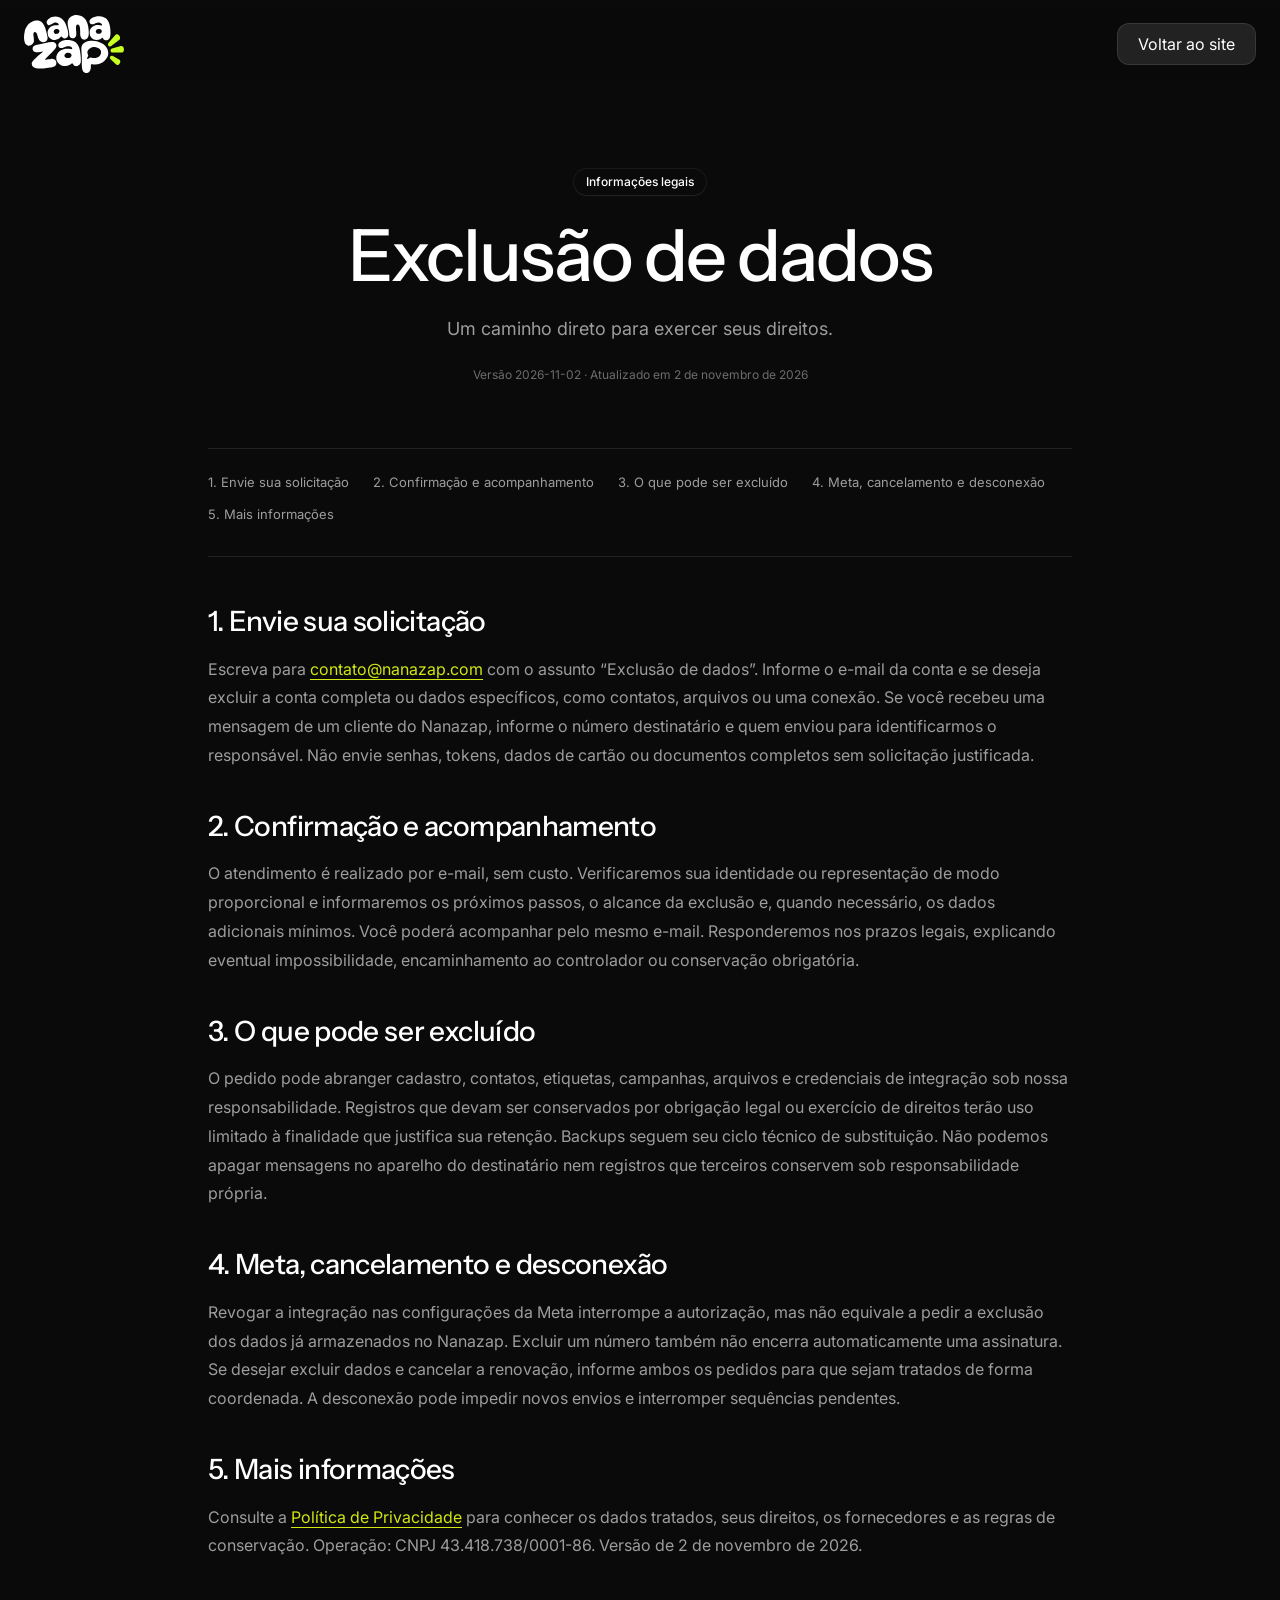
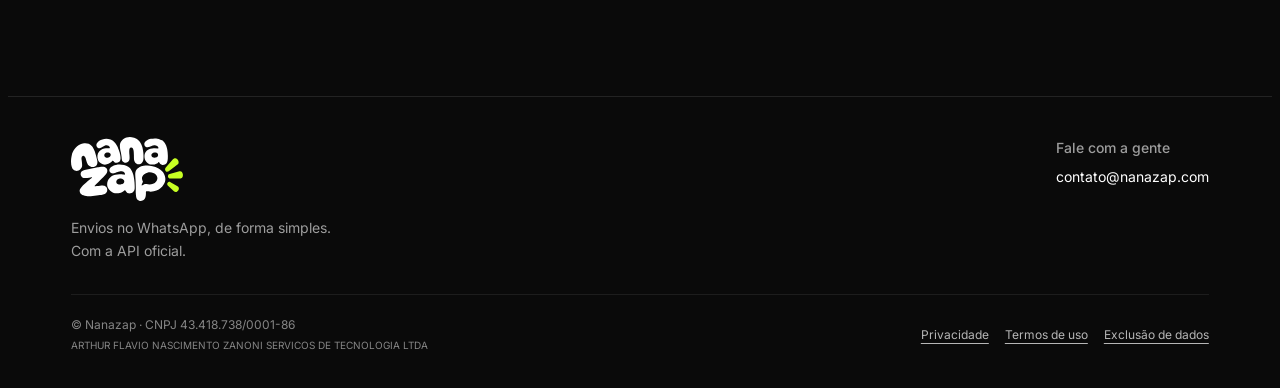
<file: exclusao-de-dados.html>
<!doctype html>
<html lang="pt-BR">
<head>
<meta charset="utf-8"><meta name="viewport" content="width=device-width,initial-scale=1">
<title>Exclusão de dados | Nanazap</title><meta name="description" content="Um caminho direto para exercer seus direitos.">
<link rel="icon" href="./favicon.ico"><link rel="stylesheet" href="./styles.css"><link rel="stylesheet" href="./legal.css">
<link rel="preconnect" href="https://fonts.googleapis.com"><link rel="preconnect" href="https://fonts.gstatic.com" crossorigin>
<link href="https://fonts.googleapis.com/css2?family=Instrument+Sans:wght@400;500;600;700&family=Inter:wght@400;500;600;700&display=swap" rel="stylesheet">
<script src="./assets/js/site-branding.js" defer></script>
<link rel="icon" type="image/svg+xml" href="./favicon.svg"><link rel="apple-touch-icon" href="./logo192.png">
</head>
<body class="legal-page">
<div class="page-wrapper">
<header class="navbar_component"><nav class="navbar_container" aria-label="Navegação principal">
<div class="navbar_brand-group"><a href="https://nanazap.com" class="navbar_logo-link w-nav-brand"><img src="./assets/vectors/logo-nanazap.svg" alt="Nanazap" class="navbar_logo" style="width:100px" width="100"></a><span class="navbar-tech-provider" data-meta-tech-provider-slot hidden></span></div>
<div class="navbar_button-wrapper"><a href="https://nanazap.com" class="button is-navbar2-button w-button">Voltar ao site</a></div>
</nav></header>
<main>
<div class="padding-global"><div class="container-large">
<header class="legal-intro"><div class="text-style-tagline">Informações legais</div><h1 class="heading-style-h1">Exclusão de dados</h1><p class="text-size-medium">Um caminho direto para exercer seus direitos.</p><p class="legal-version">Versão 2026-11-02 · Atualizado em 2 de novembro de 2026</p></header>
<div class="legal-content"><nav class="legal-index" aria-label="Nesta página"><a href="#solicitar">1. Envie sua solicitação</a><a href="#confirmacao">2. Confirmação e acompanhamento</a><a href="#alcance">3. O que pode ser excluído</a><a href="#desconectar">4. Meta, cancelamento e desconexão</a><a href="#mais">5. Mais informações</a></nav><article><section id="solicitar"><h2>1. Envie sua solicitação</h2><p>Escreva para <a href="mailto:contato@nanazap.com?subject=Solicita%C3%A7%C3%A3o%20de%20exclus%C3%A3o%20de%20dados">contato@nanazap.com</a> com o assunto “Exclusão de dados”. Informe o e-mail da conta e se deseja excluir a conta completa ou dados específicos, como contatos, arquivos ou uma conexão. Se você recebeu uma mensagem de um cliente do Nanazap, informe o número destinatário e quem enviou para identificarmos o responsável. Não envie senhas, tokens, dados de cartão ou documentos completos sem solicitação justificada.</p></section><section id="confirmacao"><h2>2. Confirmação e acompanhamento</h2><p>O atendimento é realizado por e-mail, sem custo. Verificaremos sua identidade ou representação de modo proporcional e informaremos os próximos passos, o alcance da exclusão e, quando necessário, os dados adicionais mínimos. Você poderá acompanhar pelo mesmo e-mail. Responderemos nos prazos legais, explicando eventual impossibilidade, encaminhamento ao controlador ou conservação obrigatória.</p></section><section id="alcance"><h2>3. O que pode ser excluído</h2><p>O pedido pode abranger cadastro, contatos, etiquetas, campanhas, arquivos e credenciais de integração sob nossa responsabilidade. Registros que devam ser conservados por obrigação legal ou exercício de direitos terão uso limitado à finalidade que justifica sua retenção. Backups seguem seu ciclo técnico de substituição. Não podemos apagar mensagens no aparelho do destinatário nem registros que terceiros conservem sob responsabilidade própria.</p></section><section id="desconectar"><h2>4. Meta, cancelamento e desconexão</h2><p>Revogar a integração nas configurações da Meta interrompe a autorização, mas não equivale a pedir a exclusão dos dados já armazenados no Nanazap. Excluir um número também não encerra automaticamente uma assinatura. Se desejar excluir dados e cancelar a renovação, informe ambos os pedidos para que sejam tratados de forma coordenada. A desconexão pode impedir novos envios e interromper sequências pendentes.</p></section><section id="mais"><h2>5. Mais informações</h2><p>Consulte a <a href="privacidade.html">Política de Privacidade</a> para conhecer os dados tratados, seus direitos, os fornecedores e as regras de conservação. Operação: CNPJ 43.418.738/0001-86. Versão de 2 de novembro de 2026.</p></section></article></div>
</div></div></main>
      <footer class="site-footer" id="contato">
        <div class="padding-global"><div class="container-large">
          <div class="site-footer-top">
            <div class="site-footer-brand"><a href="https://nanazap.com" aria-label="Nanazap, início"><img src="./assets/vectors/logo-nanazap.svg" alt="Nanazap" width="96" loading="lazy"></a><p>Envios no WhatsApp, de forma simples.<br>Com a API oficial.</p></div>
            <div class="site-footer-contact"><span>Fale com a gente</span><a href="mailto:contato@nanazap.com">contato@nanazap.com</a></div>
          </div>
          <div class="site-footer-bottom">
            <p>© Nanazap · CNPJ 43.418.738/0001-86<br><span>ARTHUR FLAVIO NASCIMENTO ZANONI SERVICOS DE TECNOLOGIA LTDA</span></p>
            <nav aria-label="Informações legais" class="legal-links"><a href="./privacidade.html">Privacidade</a><a href="./termos.html">Termos de uso</a><a href="./exclusao-de-dados.html">Exclusão de dados</a></nav>
          </div>
        </div></div>
      </footer>
</div></body></html>
</file>
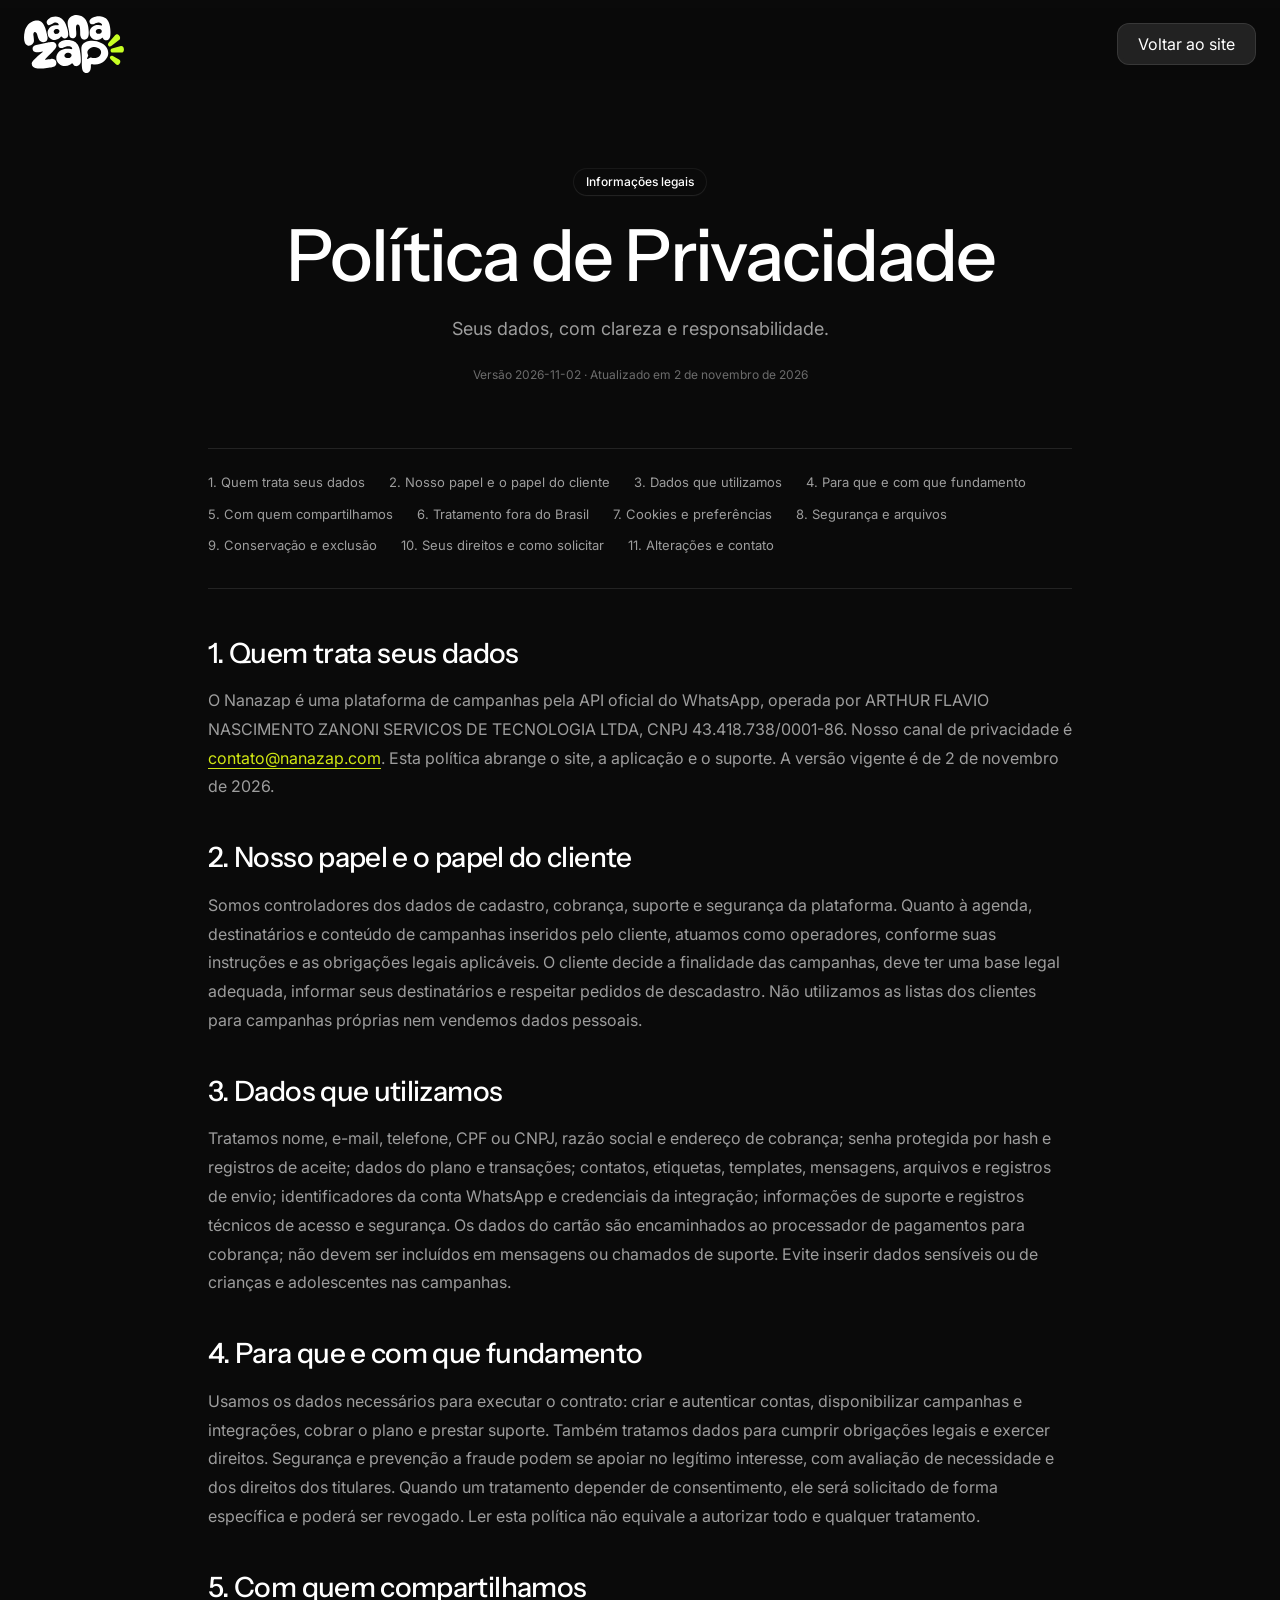
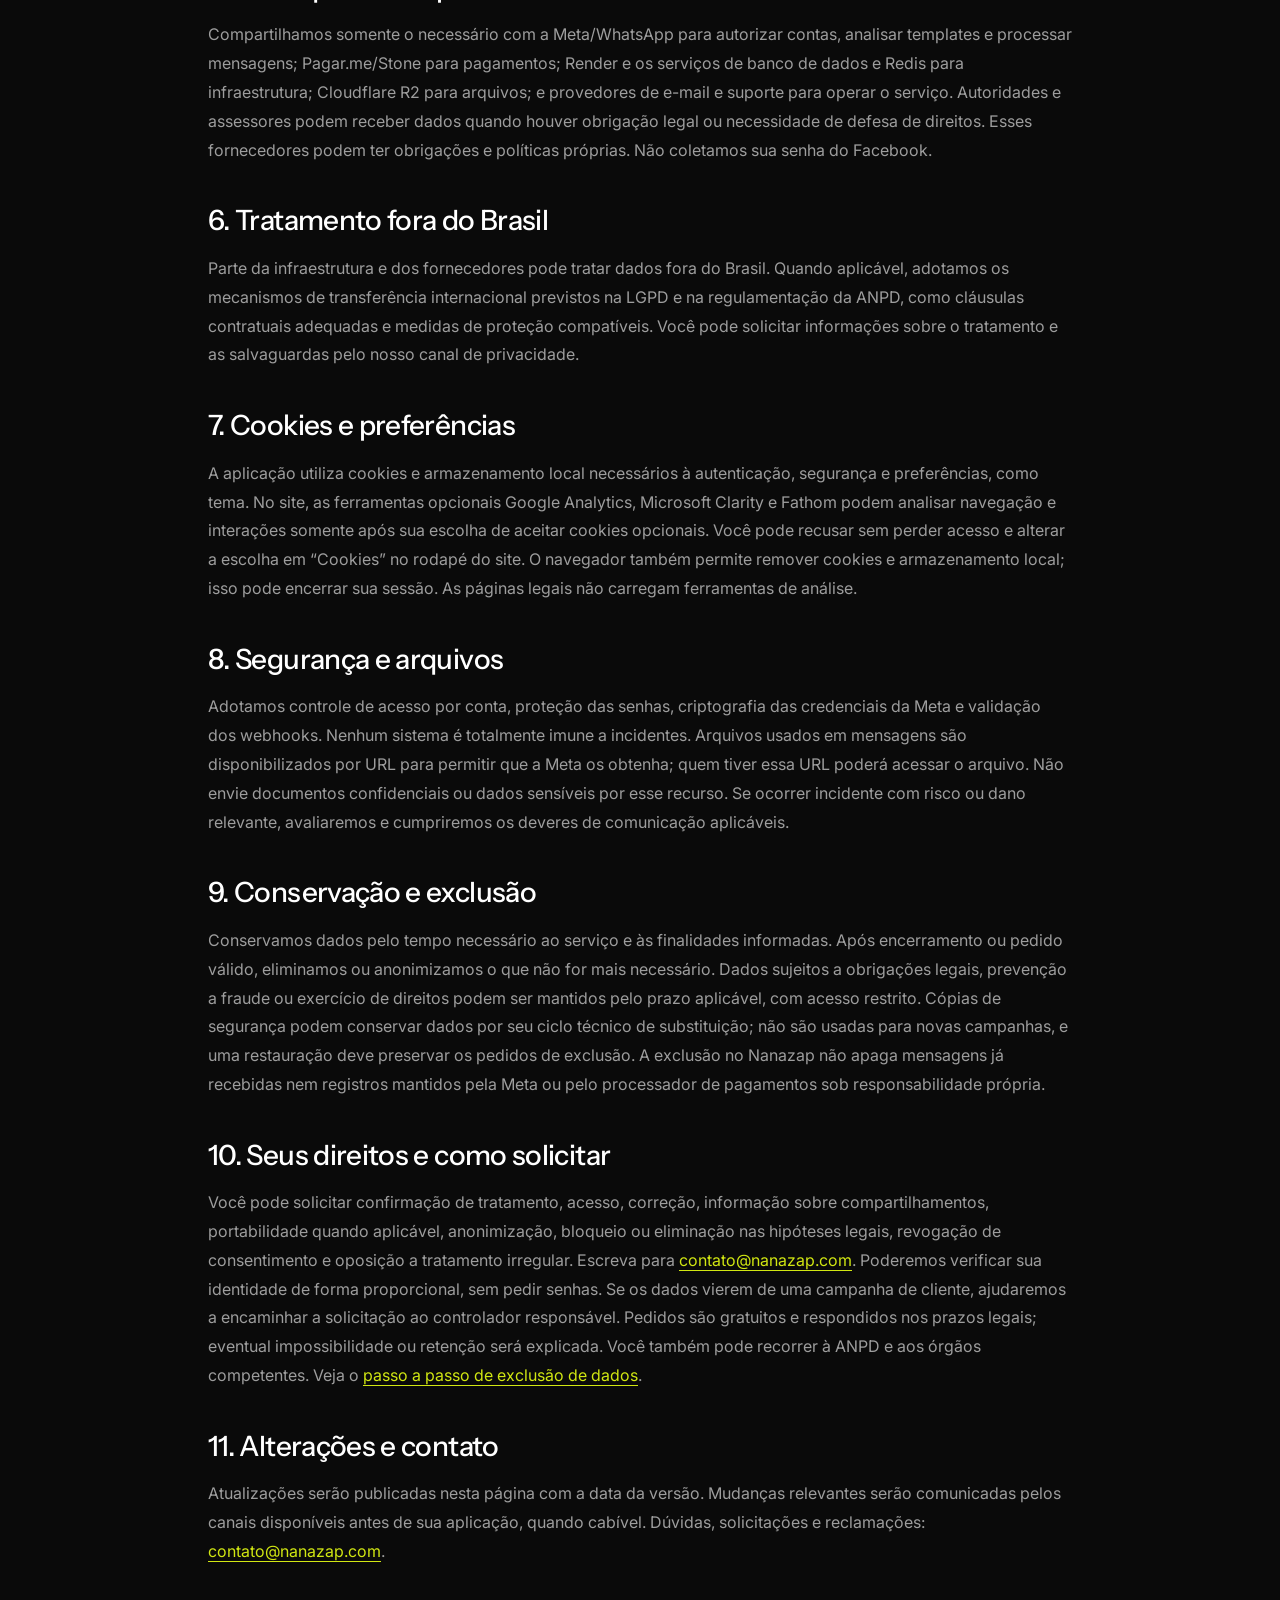
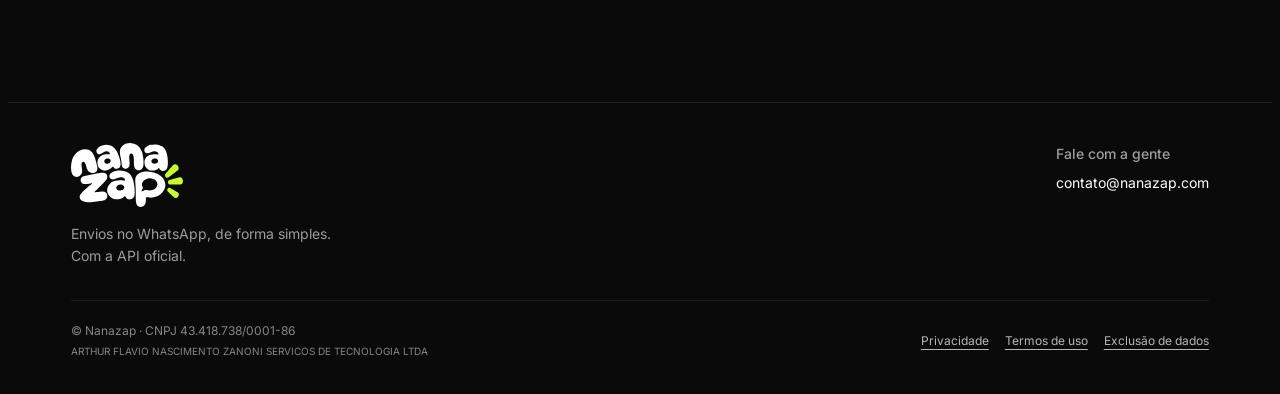
<file: privacidade.html>
<!doctype html>
<html lang="pt-BR">
<head>
<meta charset="utf-8"><meta name="viewport" content="width=device-width,initial-scale=1">
<title>Política de Privacidade | Nanazap</title><meta name="description" content="Seus dados, com clareza e responsabilidade.">
<link rel="icon" href="./favicon.ico"><link rel="stylesheet" href="./styles.css"><link rel="stylesheet" href="./legal.css">
<link rel="preconnect" href="https://fonts.googleapis.com"><link rel="preconnect" href="https://fonts.gstatic.com" crossorigin>
<link href="https://fonts.googleapis.com/css2?family=Instrument+Sans:wght@400;500;600;700&family=Inter:wght@400;500;600;700&display=swap" rel="stylesheet">
<script src="./assets/js/site-branding.js" defer></script>
<link rel="icon" type="image/svg+xml" href="./favicon.svg"><link rel="apple-touch-icon" href="./logo192.png">
</head>
<body class="legal-page">
<div class="page-wrapper">
<header class="navbar_component"><nav class="navbar_container" aria-label="Navegação principal">
<div class="navbar_brand-group"><a href="https://nanazap.com" class="navbar_logo-link w-nav-brand"><img src="./assets/vectors/logo-nanazap.svg" alt="Nanazap" class="navbar_logo" style="width:100px" width="100"></a><span class="navbar-tech-provider" data-meta-tech-provider-slot hidden></span></div>
<div class="navbar_button-wrapper"><a href="https://nanazap.com" class="button is-navbar2-button w-button">Voltar ao site</a></div>
</nav></header>
<main>
<div class="padding-global"><div class="container-large">
<header class="legal-intro"><div class="text-style-tagline">Informações legais</div><h1 class="heading-style-h1">Política de Privacidade</h1><p class="text-size-medium">Seus dados, com clareza e responsabilidade.</p><p class="legal-version">Versão 2026-11-02 · Atualizado em 2 de novembro de 2026</p></header>
<div class="legal-content"><nav class="legal-index" aria-label="Nesta página"><a href="#quem-somos">1. Quem trata seus dados</a><a href="#papeis">2. Nosso papel e o papel do cliente</a><a href="#dados">3. Dados que utilizamos</a><a href="#finalidades">4. Para que e com que fundamento</a><a href="#compartilhamento">5. Com quem compartilhamos</a><a href="#transferencias">6. Tratamento fora do Brasil</a><a href="#cookies">7. Cookies e preferências</a><a href="#seguranca">8. Segurança e arquivos</a><a href="#retencao">9. Conservação e exclusão</a><a href="#direitos">10. Seus direitos e como solicitar</a><a href="#atualizacoes">11. Alterações e contato</a></nav><article><section id="quem-somos"><h2>1. Quem trata seus dados</h2><p>O Nanazap é uma plataforma de campanhas pela API oficial do WhatsApp, operada por ARTHUR FLAVIO NASCIMENTO ZANONI SERVICOS DE TECNOLOGIA LTDA, CNPJ 43.418.738/0001-86. Nosso canal de privacidade é <a href="mailto:contato@nanazap.com">contato@nanazap.com</a>. Esta política abrange o site, a aplicação e o suporte. A versão vigente é de 2 de novembro de 2026.</p></section><section id="papeis"><h2>2. Nosso papel e o papel do cliente</h2><p>Somos controladores dos dados de cadastro, cobrança, suporte e segurança da plataforma. Quanto à agenda, destinatários e conteúdo de campanhas inseridos pelo cliente, atuamos como operadores, conforme suas instruções e as obrigações legais aplicáveis. O cliente decide a finalidade das campanhas, deve ter uma base legal adequada, informar seus destinatários e respeitar pedidos de descadastro. Não utilizamos as listas dos clientes para campanhas próprias nem vendemos dados pessoais.</p></section><section id="dados"><h2>3. Dados que utilizamos</h2><p>Tratamos nome, e-mail, telefone, CPF ou CNPJ, razão social e endereço de cobrança; senha protegida por hash e registros de aceite; dados do plano e transações; contatos, etiquetas, templates, mensagens, arquivos e registros de envio; identificadores da conta WhatsApp e credenciais da integração; informações de suporte e registros técnicos de acesso e segurança. Os dados do cartão são encaminhados ao processador de pagamentos para cobrança; não devem ser incluídos em mensagens ou chamados de suporte. Evite inserir dados sensíveis ou de crianças e adolescentes nas campanhas.</p></section><section id="finalidades"><h2>4. Para que e com que fundamento</h2><p>Usamos os dados necessários para executar o contrato: criar e autenticar contas, disponibilizar campanhas e integrações, cobrar o plano e prestar suporte. Também tratamos dados para cumprir obrigações legais e exercer direitos. Segurança e prevenção a fraude podem se apoiar no legítimo interesse, com avaliação de necessidade e dos direitos dos titulares. Quando um tratamento depender de consentimento, ele será solicitado de forma específica e poderá ser revogado. Ler esta política não equivale a autorizar todo e qualquer tratamento.</p></section><section id="compartilhamento"><h2>5. Com quem compartilhamos</h2><p>Compartilhamos somente o necessário com a Meta/WhatsApp para autorizar contas, analisar templates e processar mensagens; Pagar.me/Stone para pagamentos; Render e os serviços de banco de dados e Redis para infraestrutura; Cloudflare R2 para arquivos; e provedores de e-mail e suporte para operar o serviço. Autoridades e assessores podem receber dados quando houver obrigação legal ou necessidade de defesa de direitos. Esses fornecedores podem ter obrigações e políticas próprias. Não coletamos sua senha do Facebook.</p></section><section id="transferencias"><h2>6. Tratamento fora do Brasil</h2><p>Parte da infraestrutura e dos fornecedores pode tratar dados fora do Brasil. Quando aplicável, adotamos os mecanismos de transferência internacional previstos na LGPD e na regulamentação da ANPD, como cláusulas contratuais adequadas e medidas de proteção compatíveis. Você pode solicitar informações sobre o tratamento e as salvaguardas pelo nosso canal de privacidade.</p></section><section id="cookies"><h2>7. Cookies e preferências</h2><p>A aplicação utiliza cookies e armazenamento local necessários à autenticação, segurança e preferências, como tema. No site, as ferramentas opcionais Google Analytics, Microsoft Clarity e Fathom podem analisar navegação e interações somente após sua escolha de aceitar cookies opcionais. Você pode recusar sem perder acesso e alterar a escolha em “Cookies” no rodapé do site. O navegador também permite remover cookies e armazenamento local; isso pode encerrar sua sessão. As páginas legais não carregam ferramentas de análise.</p></section><section id="seguranca"><h2>8. Segurança e arquivos</h2><p>Adotamos controle de acesso por conta, proteção das senhas, criptografia das credenciais da Meta e validação dos webhooks. Nenhum sistema é totalmente imune a incidentes. Arquivos usados em mensagens são disponibilizados por URL para permitir que a Meta os obtenha; quem tiver essa URL poderá acessar o arquivo. Não envie documentos confidenciais ou dados sensíveis por esse recurso. Se ocorrer incidente com risco ou dano relevante, avaliaremos e cumpriremos os deveres de comunicação aplicáveis.</p></section><section id="retencao"><h2>9. Conservação e exclusão</h2><p>Conservamos dados pelo tempo necessário ao serviço e às finalidades informadas. Após encerramento ou pedido válido, eliminamos ou anonimizamos o que não for mais necessário. Dados sujeitos a obrigações legais, prevenção a fraude ou exercício de direitos podem ser mantidos pelo prazo aplicável, com acesso restrito. Cópias de segurança podem conservar dados por seu ciclo técnico de substituição; não são usadas para novas campanhas, e uma restauração deve preservar os pedidos de exclusão. A exclusão no Nanazap não apaga mensagens já recebidas nem registros mantidos pela Meta ou pelo processador de pagamentos sob responsabilidade própria.</p></section><section id="direitos"><h2>10. Seus direitos e como solicitar</h2><p>Você pode solicitar confirmação de tratamento, acesso, correção, informação sobre compartilhamentos, portabilidade quando aplicável, anonimização, bloqueio ou eliminação nas hipóteses legais, revogação de consentimento e oposição a tratamento irregular. Escreva para <a href="mailto:contato@nanazap.com?subject=Privacidade%20e%20dados%20pessoais">contato@nanazap.com</a>. Poderemos verificar sua identidade de forma proporcional, sem pedir senhas. Se os dados vierem de uma campanha de cliente, ajudaremos a encaminhar a solicitação ao controlador responsável. Pedidos são gratuitos e respondidos nos prazos legais; eventual impossibilidade ou retenção será explicada. Você também pode recorrer à ANPD e aos órgãos competentes. Veja o <a href="exclusao-de-dados.html">passo a passo de exclusão de dados</a>.</p></section><section id="atualizacoes"><h2>11. Alterações e contato</h2><p>Atualizações serão publicadas nesta página com a data da versão. Mudanças relevantes serão comunicadas pelos canais disponíveis antes de sua aplicação, quando cabível. Dúvidas, solicitações e reclamações: <a href="mailto:contato@nanazap.com">contato@nanazap.com</a>.</p></section></article></div>
</div></div></main>
      <footer class="site-footer" id="contato">
        <div class="padding-global"><div class="container-large">
          <div class="site-footer-top">
            <div class="site-footer-brand"><a href="https://nanazap.com" aria-label="Nanazap, início"><img src="./assets/vectors/logo-nanazap.svg" alt="Nanazap" width="96" loading="lazy"></a><p>Envios no WhatsApp, de forma simples.<br>Com a API oficial.</p></div>
            <div class="site-footer-contact"><span>Fale com a gente</span><a href="mailto:contato@nanazap.com">contato@nanazap.com</a></div>
          </div>
          <div class="site-footer-bottom">
            <p>© Nanazap · CNPJ 43.418.738/0001-86<br><span>ARTHUR FLAVIO NASCIMENTO ZANONI SERVICOS DE TECNOLOGIA LTDA</span></p>
            <nav aria-label="Informações legais" class="legal-links"><a href="./privacidade.html">Privacidade</a><a href="./termos.html">Termos de uso</a><a href="./exclusao-de-dados.html">Exclusão de dados</a></nav>
          </div>
        </div></div>
      </footer>
</div></body></html>
</file>
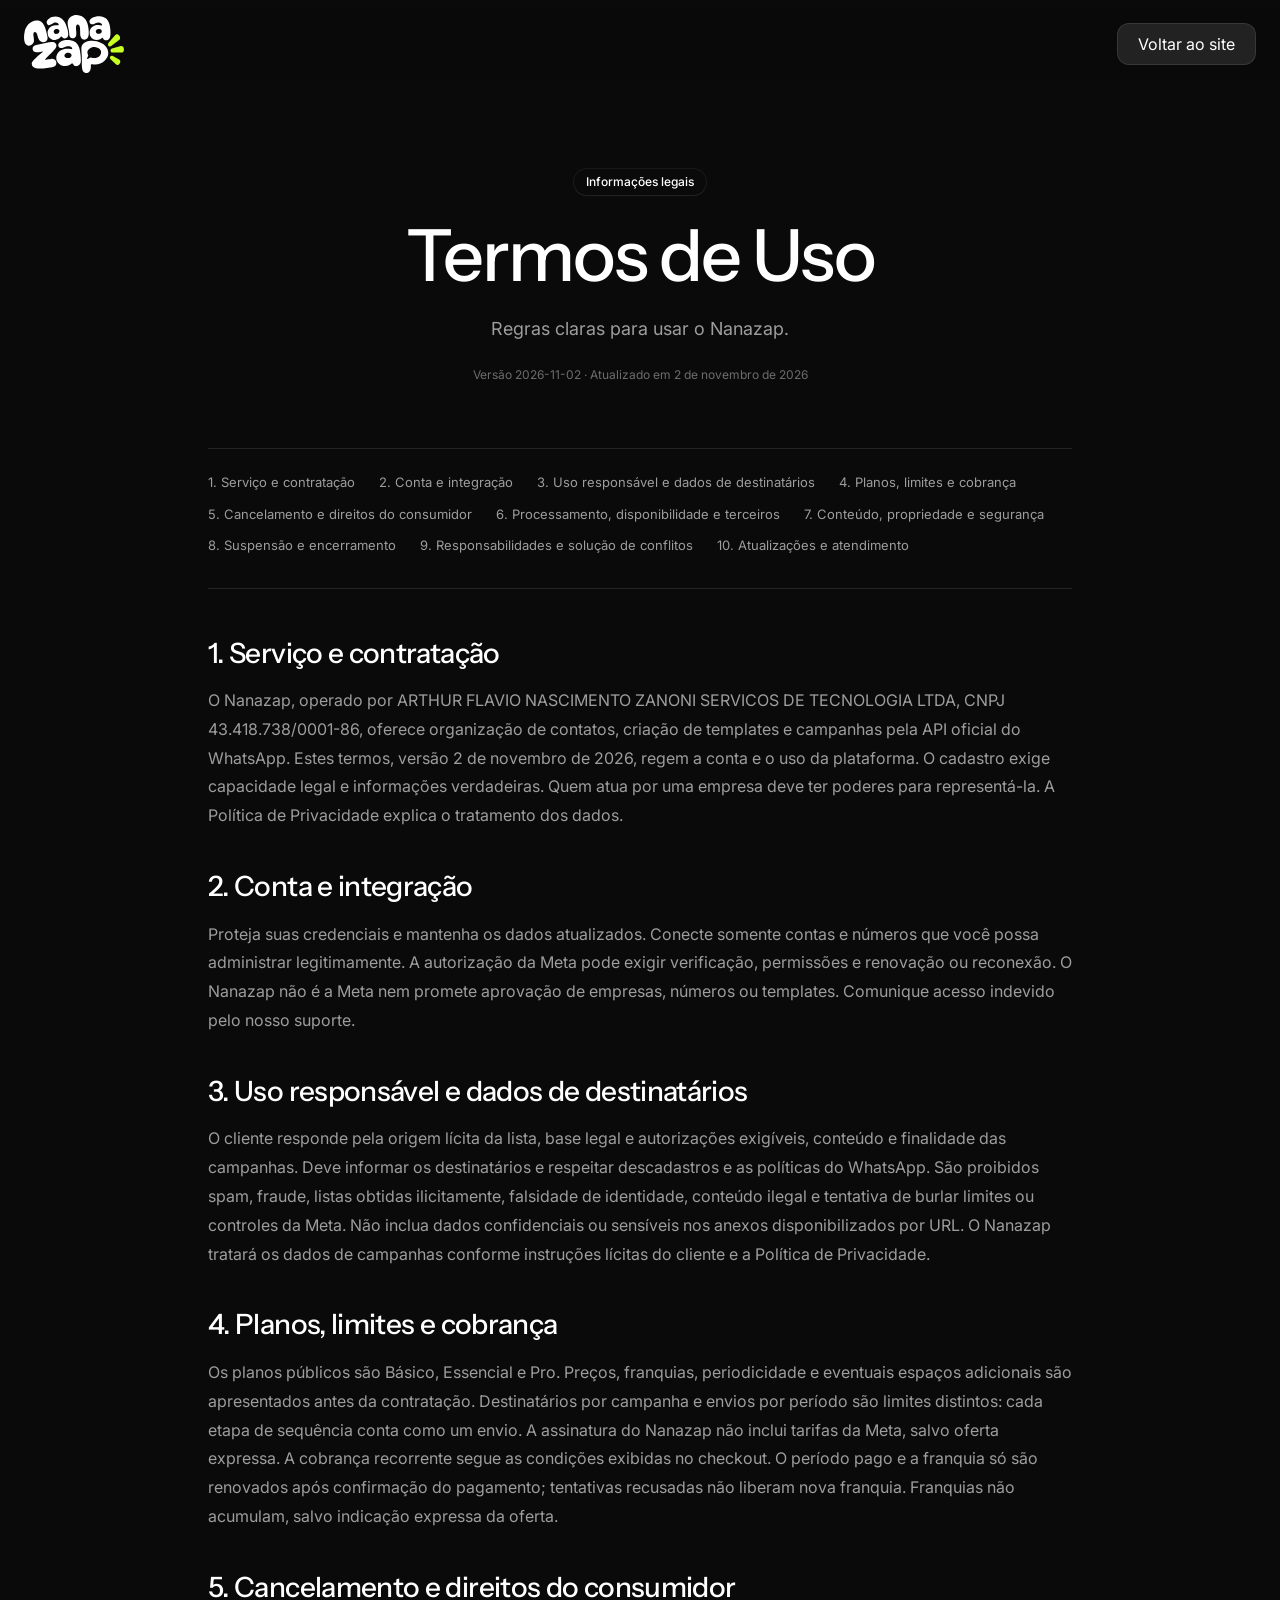
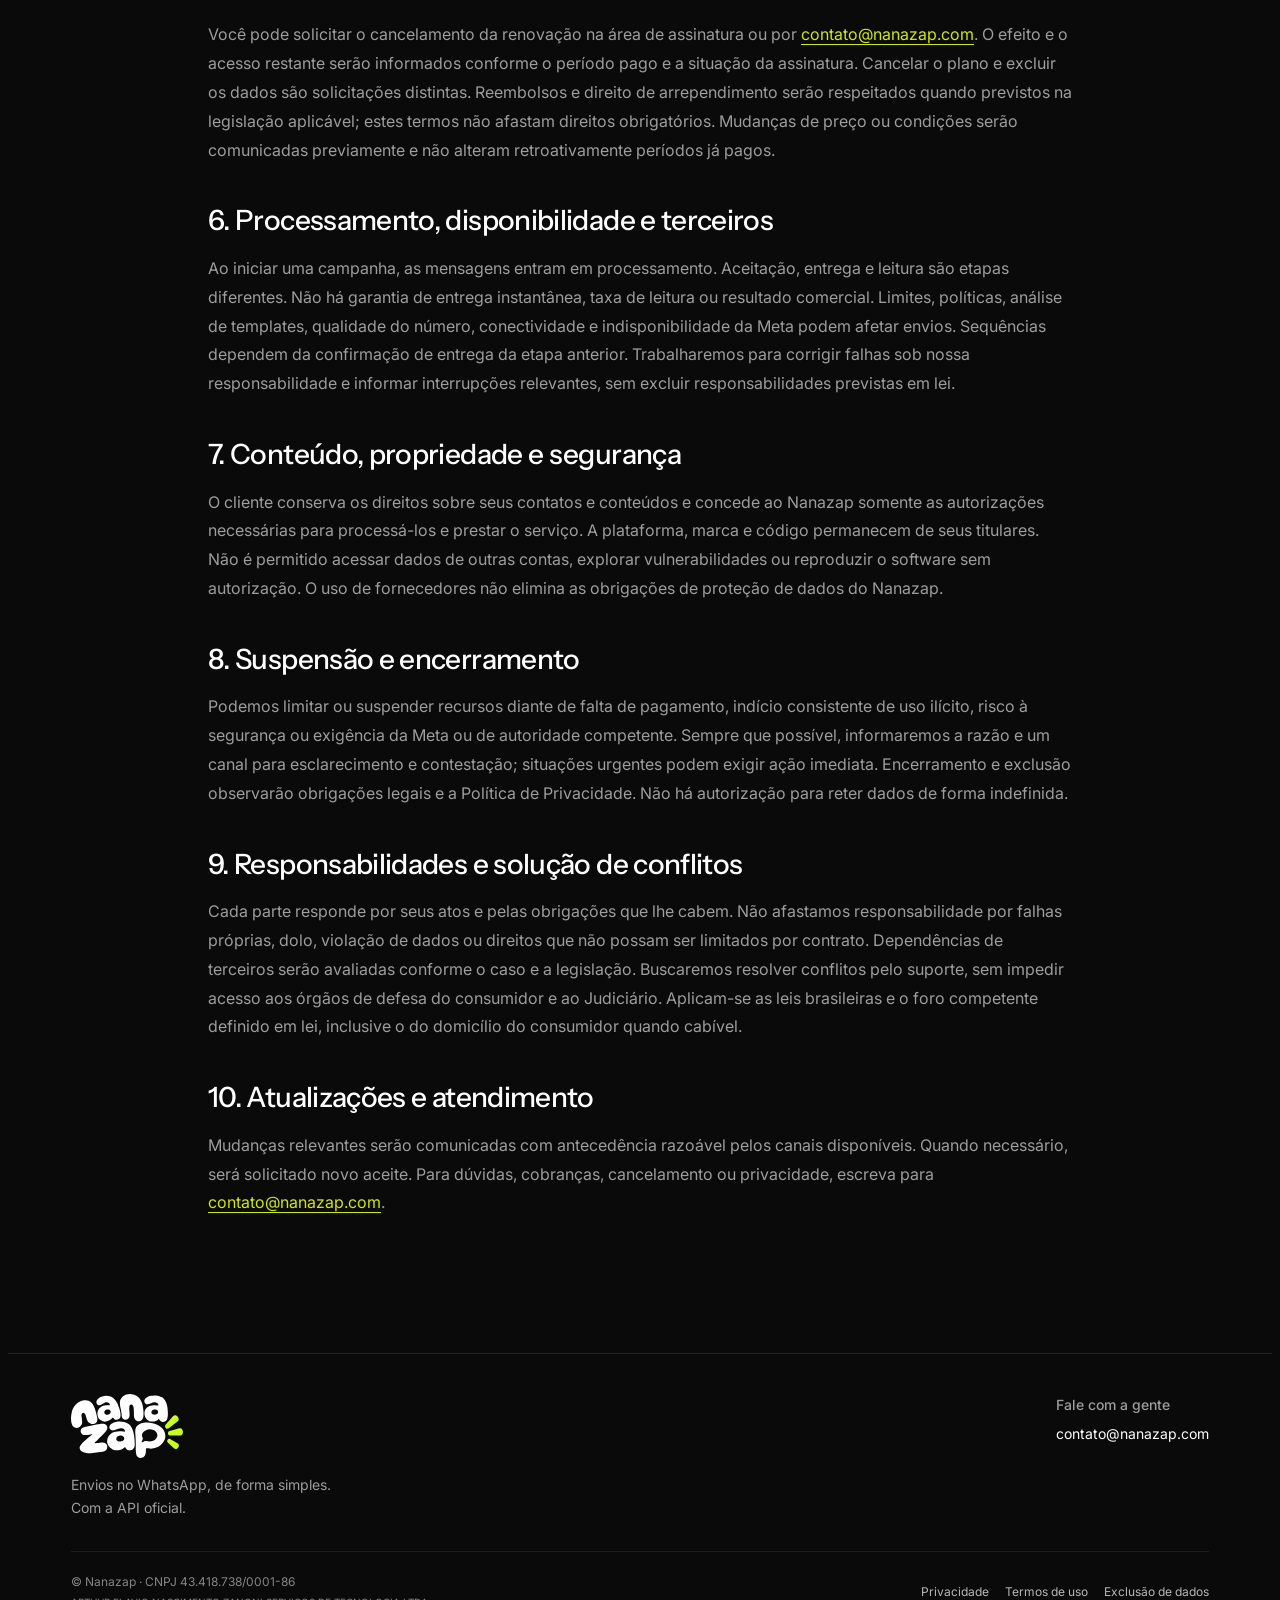
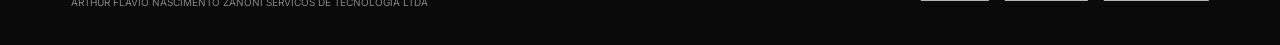
<file: termos.html>
<!doctype html>
<html lang="pt-BR">
<head>
<meta charset="utf-8"><meta name="viewport" content="width=device-width,initial-scale=1">
<title>Termos de Uso | Nanazap</title><meta name="description" content="Regras claras para usar o Nanazap.">
<link rel="icon" href="./favicon.ico"><link rel="stylesheet" href="./styles.css"><link rel="stylesheet" href="./legal.css">
<link rel="preconnect" href="https://fonts.googleapis.com"><link rel="preconnect" href="https://fonts.gstatic.com" crossorigin>
<link href="https://fonts.googleapis.com/css2?family=Instrument+Sans:wght@400;500;600;700&family=Inter:wght@400;500;600;700&display=swap" rel="stylesheet">
<script src="./assets/js/site-branding.js" defer></script>
<link rel="icon" type="image/svg+xml" href="./favicon.svg"><link rel="apple-touch-icon" href="./logo192.png">
</head>
<body class="legal-page">
<div class="page-wrapper">
<header class="navbar_component"><nav class="navbar_container" aria-label="Navegação principal">
<div class="navbar_brand-group"><a href="https://nanazap.com" class="navbar_logo-link w-nav-brand"><img src="./assets/vectors/logo-nanazap.svg" alt="Nanazap" class="navbar_logo" style="width:100px" width="100"></a><span class="navbar-tech-provider" data-meta-tech-provider-slot hidden></span></div>
<div class="navbar_button-wrapper"><a href="https://nanazap.com" class="button is-navbar2-button w-button">Voltar ao site</a></div>
</nav></header>
<main>
<div class="padding-global"><div class="container-large">
<header class="legal-intro"><div class="text-style-tagline">Informações legais</div><h1 class="heading-style-h1">Termos de Uso</h1><p class="text-size-medium">Regras claras para usar o Nanazap.</p><p class="legal-version">Versão 2026-11-02 · Atualizado em 2 de novembro de 2026</p></header>
<div class="legal-content"><nav class="legal-index" aria-label="Nesta página"><a href="#servico">1. Serviço e contratação</a><a href="#conta">2. Conta e integração</a><a href="#uso">3. Uso responsável e dados de destinatários</a><a href="#planos">4. Planos, limites e cobrança</a><a href="#cancelamento">5. Cancelamento e direitos do consumidor</a><a href="#envios">6. Processamento, disponibilidade e terceiros</a><a href="#conteudo">7. Conteúdo, propriedade e segurança</a><a href="#suspensao">8. Suspensão e encerramento</a><a href="#responsabilidade">9. Responsabilidades e solução de conflitos</a><a href="#contato">10. Atualizações e atendimento</a></nav><article><section id="servico"><h2>1. Serviço e contratação</h2><p>O Nanazap, operado por ARTHUR FLAVIO NASCIMENTO ZANONI SERVICOS DE TECNOLOGIA LTDA, CNPJ 43.418.738/0001-86, oferece organização de contatos, criação de templates e campanhas pela API oficial do WhatsApp. Estes termos, versão 2 de novembro de 2026, regem a conta e o uso da plataforma. O cadastro exige capacidade legal e informações verdadeiras. Quem atua por uma empresa deve ter poderes para representá-la. A Política de Privacidade explica o tratamento dos dados.</p></section><section id="conta"><h2>2. Conta e integração</h2><p>Proteja suas credenciais e mantenha os dados atualizados. Conecte somente contas e números que você possa administrar legitimamente. A autorização da Meta pode exigir verificação, permissões e renovação ou reconexão. O Nanazap não é a Meta nem promete aprovação de empresas, números ou templates. Comunique acesso indevido pelo nosso suporte.</p></section><section id="uso"><h2>3. Uso responsável e dados de destinatários</h2><p>O cliente responde pela origem lícita da lista, base legal e autorizações exigíveis, conteúdo e finalidade das campanhas. Deve informar os destinatários e respeitar descadastros e as políticas do WhatsApp. São proibidos spam, fraude, listas obtidas ilicitamente, falsidade de identidade, conteúdo ilegal e tentativa de burlar limites ou controles da Meta. Não inclua dados confidenciais ou sensíveis nos anexos disponibilizados por URL. O Nanazap tratará os dados de campanhas conforme instruções lícitas do cliente e a Política de Privacidade.</p></section><section id="planos"><h2>4. Planos, limites e cobrança</h2><p>Os planos públicos são Básico, Essencial e Pro. Preços, franquias, periodicidade e eventuais espaços adicionais são apresentados antes da contratação. Destinatários por campanha e envios por período são limites distintos: cada etapa de sequência conta como um envio. A assinatura do Nanazap não inclui tarifas da Meta, salvo oferta expressa. A cobrança recorrente segue as condições exibidas no checkout. O período pago e a franquia só são renovados após confirmação do pagamento; tentativas recusadas não liberam nova franquia. Franquias não acumulam, salvo indicação expressa da oferta.</p></section><section id="cancelamento"><h2>5. Cancelamento e direitos do consumidor</h2><p>Você pode solicitar o cancelamento da renovação na área de assinatura ou por <a href="mailto:contato@nanazap.com">contato@nanazap.com</a>. O efeito e o acesso restante serão informados conforme o período pago e a situação da assinatura. Cancelar o plano e excluir os dados são solicitações distintas. Reembolsos e direito de arrependimento serão respeitados quando previstos na legislação aplicável; estes termos não afastam direitos obrigatórios. Mudanças de preço ou condições serão comunicadas previamente e não alteram retroativamente períodos já pagos.</p></section><section id="envios"><h2>6. Processamento, disponibilidade e terceiros</h2><p>Ao iniciar uma campanha, as mensagens entram em processamento. Aceitação, entrega e leitura são etapas diferentes. Não há garantia de entrega instantânea, taxa de leitura ou resultado comercial. Limites, políticas, análise de templates, qualidade do número, conectividade e indisponibilidade da Meta podem afetar envios. Sequências dependem da confirmação de entrega da etapa anterior. Trabalharemos para corrigir falhas sob nossa responsabilidade e informar interrupções relevantes, sem excluir responsabilidades previstas em lei.</p></section><section id="conteudo"><h2>7. Conteúdo, propriedade e segurança</h2><p>O cliente conserva os direitos sobre seus contatos e conteúdos e concede ao Nanazap somente as autorizações necessárias para processá-los e prestar o serviço. A plataforma, marca e código permanecem de seus titulares. Não é permitido acessar dados de outras contas, explorar vulnerabilidades ou reproduzir o software sem autorização. O uso de fornecedores não elimina as obrigações de proteção de dados do Nanazap.</p></section><section id="suspensao"><h2>8. Suspensão e encerramento</h2><p>Podemos limitar ou suspender recursos diante de falta de pagamento, indício consistente de uso ilícito, risco à segurança ou exigência da Meta ou de autoridade competente. Sempre que possível, informaremos a razão e um canal para esclarecimento e contestação; situações urgentes podem exigir ação imediata. Encerramento e exclusão observarão obrigações legais e a Política de Privacidade. Não há autorização para reter dados de forma indefinida.</p></section><section id="responsabilidade"><h2>9. Responsabilidades e solução de conflitos</h2><p>Cada parte responde por seus atos e pelas obrigações que lhe cabem. Não afastamos responsabilidade por falhas próprias, dolo, violação de dados ou direitos que não possam ser limitados por contrato. Dependências de terceiros serão avaliadas conforme o caso e a legislação. Buscaremos resolver conflitos pelo suporte, sem impedir acesso aos órgãos de defesa do consumidor e ao Judiciário. Aplicam-se as leis brasileiras e o foro competente definido em lei, inclusive o do domicílio do consumidor quando cabível.</p></section><section id="contato"><h2>10. Atualizações e atendimento</h2><p>Mudanças relevantes serão comunicadas com antecedência razoável pelos canais disponíveis. Quando necessário, será solicitado novo aceite. Para dúvidas, cobranças, cancelamento ou privacidade, escreva para <a href="mailto:contato@nanazap.com">contato@nanazap.com</a>.</p></section></article></div>
</div></div></main>
      <footer class="site-footer" id="contato">
        <div class="padding-global"><div class="container-large">
          <div class="site-footer-top">
            <div class="site-footer-brand"><a href="https://nanazap.com" aria-label="Nanazap, início"><img src="./assets/vectors/logo-nanazap.svg" alt="Nanazap" width="96" loading="lazy"></a><p>Envios no WhatsApp, de forma simples.<br>Com a API oficial.</p></div>
            <div class="site-footer-contact"><span>Fale com a gente</span><a href="mailto:contato@nanazap.com">contato@nanazap.com</a></div>
          </div>
          <div class="site-footer-bottom">
            <p>© Nanazap · CNPJ 43.418.738/0001-86<br><span>ARTHUR FLAVIO NASCIMENTO ZANONI SERVICOS DE TECNOLOGIA LTDA</span></p>
            <nav aria-label="Informações legais" class="legal-links"><a href="./privacidade.html">Privacidade</a><a href="./termos.html">Termos de uso</a><a href="./exclusao-de-dados.html">Exclusão de dados</a></nav>
          </div>
        </div></div>
      </footer>
</div></body></html>
</file>
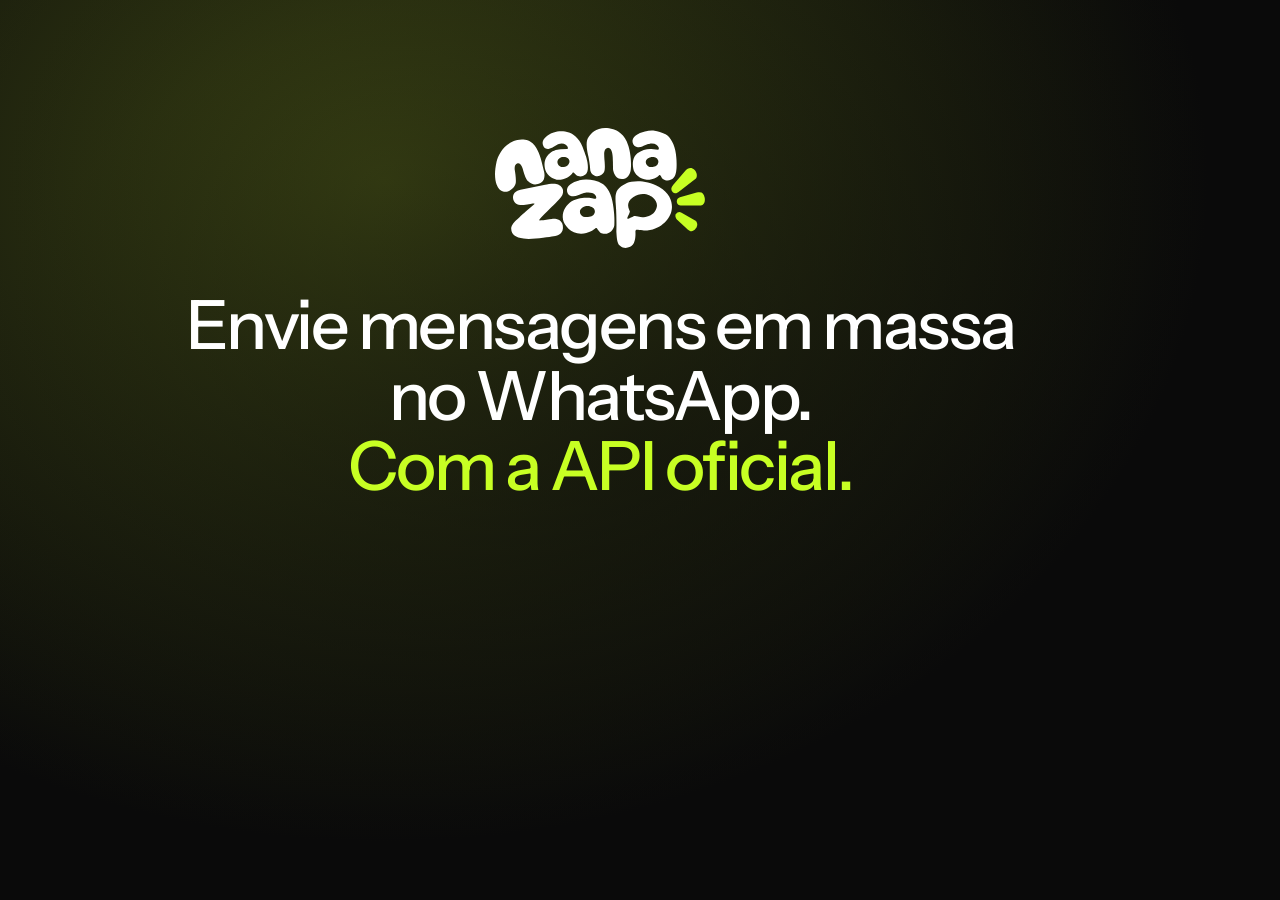
<file: assets/brand/og-preview.html>
<!doctype html><html lang="pt-BR"><head><meta charset="utf-8"><meta name="viewport" content="width=device-width,initial-scale=1"><meta name="robots" content="noindex"><title>Nanazap — imagem de compartilhamento</title><link rel="preconnect" href="https://fonts.googleapis.com"><link rel="preconnect" href="https://fonts.gstatic.com" crossorigin><link href="https://fonts.googleapis.com/css2?family=Instrument+Sans:wght@500;600&family=Inter:wght@400;500&display=swap" rel="stylesheet"><link rel="stylesheet" href="../css/hero-shader.css"><style>*{box-sizing:border-box}html,body{margin:0;width:1200px;height:630px;overflow:hidden;background:#0a0a0a;color:white}.hero_bg{position:absolute;inset:0;width:100%;height:100%;opacity:1;border-radius:0}.hero_bg:after{background:radial-gradient(ellipse at center,#0a0a0a88 0%,#0a0a0a33 75%)}main{position:relative;display:flex;flex-direction:column;align-items:center;justify-content:center;gap:42px;width:1200px;height:630px;padding:48px;text-align:center}.logo{display:block;width:210px;height:auto}h1{font:500 68px/1.04 'Instrument Sans',sans-serif;letter-spacing:-2.5px;margin:0;max-width:1100px}h1 span{color:#c7ff23}</style><script src="../js/hero-shader.js" defer></script></head><body><div class="hero_bg" data-static-time="9"></div><main><img class="logo" src="../vectors/logo-nanazap.svg" alt="Nanazap"><h1>Envie mensagens em massa<br>no WhatsApp.<br><span>Com a API oficial.</span></h1></main></body></html>
</file>
<file: styles.css>
html {
  -webkit-text-size-adjust: 100%;
  -ms-text-size-adjust: 100%;
  font-family: sans-serif;
}

body {
  margin: 0;
}

article,
aside,
details,
figcaption,
figure,
footer,
header,
hgroup,
main,
menu,
nav,
section,
summary {
  display: block;
}

audio,
canvas,
progress,
video {
  vertical-align: baseline;
  display: inline-block;
}

audio:not([controls]) {
  height: 0;
  display: none;
}

[hidden],
template {
  display: none;
}

a {
  background-color: #0000;
}

a:active,
a:hover {
  outline: 0;
}

abbr[title] {
  border-bottom: 1px dotted;
}

b,
strong {
  font-weight: bold;
}

dfn {
  font-style: italic;
}

h1 {
  margin: 0.67em 0;
  font-size: 2em;
}

mark {
  color: #000;
  background: #ff0;
}

small {
  font-size: 80%;
}

sub,
sup {
  vertical-align: baseline;
  font-size: 75%;
  line-height: 0;
  position: relative;
}

sup {
  top: -0.5em;
}

sub {
  bottom: -0.25em;
}

img {
  border: 0;
}

svg:not(:root) {
  overflow: hidden;
}

hr {
  box-sizing: content-box;
  height: 0;
}

pre {
  overflow: auto;
}

code,
kbd,
pre,
samp {
  font-family: monospace;
  font-size: 1em;
}

button,
input,
optgroup,
select,
textarea {
  color: inherit;
  font: inherit;
  margin: 0;
}

button {
  overflow: visible;
}

button,
select {
  text-transform: none;
}

button,
html input[type="button"],
input[type="reset"] {
  -webkit-appearance: button;
  cursor: pointer;
}

button[disabled],
html input[disabled] {
  cursor: default;
}

button::-moz-focus-inner,
input::-moz-focus-inner {
  border: 0;
  padding: 0;
}

input {
  line-height: normal;
}

input[type="checkbox"],
input[type="radio"] {
  box-sizing: border-box;
  padding: 0;
}

input[type="number"]::-webkit-inner-spin-button,
input[type="number"]::-webkit-outer-spin-button {
  height: auto;
}

input[type="search"] {
  -webkit-appearance: none;
}

input[type="search"]::-webkit-search-cancel-button,
input[type="search"]::-webkit-search-decoration {
  -webkit-appearance: none;
}

legend {
  border: 0;
  padding: 0;
}

textarea {
  overflow: auto;
}

optgroup {
  font-weight: bold;
}

table {
  border-collapse: collapse;
  border-spacing: 0;
}

td,
th {
  padding: 0;
}

@font-face {
  font-family: webflow-icons;
  src: url("[data-uri]")
    format("truetype");
  font-weight: normal;
  font-style: normal;
}

[class^="w-icon-"],
[class*=" w-icon-"] {
  speak: none;
  font-variant: normal;
  text-transform: none;
  -webkit-font-smoothing: antialiased;
  -moz-osx-font-smoothing: grayscale;
  font-style: normal;
  font-weight: normal;
  line-height: 1;
  font-family: webflow-icons !important;
}

.w-icon-slider-right:before {
  content: "";
}

.w-icon-slider-left:before {
  content: "";
}

.w-icon-nav-menu:before {
  content: "";
}

.w-icon-arrow-down:before,
.w-icon-dropdown-toggle:before {
  content: "";
}

.w-icon-file-upload-remove:before {
  content: "";
}

.w-icon-file-upload-icon:before {
  content: "";
}

* {
  box-sizing: border-box;
}

html {
  height: 100%;
}

body {
  color: #333;
  background-color: #fff;
  min-height: 100%;
  margin: 0;
  font-family: Arial, sans-serif;
  font-size: 14px;
  line-height: 20px;
}

img {
  vertical-align: middle;
  max-width: 100%;
  display: inline-block;
}

html.w-mod-touch * {
  background-attachment: scroll !important;
}

.w-block {
  display: block;
}

.w-inline-block {
  max-width: 100%;
  display: inline-block;
}

.w-clearfix:before,
.w-clearfix:after {
  content: " ";
  grid-area: 1 / 1 / 2 / 2;
  display: table;
}

.w-clearfix:after {
  clear: both;
}

.w-hidden {
  display: none;
}

.w-button {
  color: #fff;
  line-height: inherit;
  cursor: pointer;
  background-color: #3898ec;
  border: 0;
  border-radius: 0;
  padding: 9px 15px;
  text-decoration: none;
  display: inline-block;
}

input.w-button {
  -webkit-appearance: button;
}

html[data-w-dynpage] [data-w-cloak] {
  color: #0000 !important;
}

.w-code-block {
  margin: unset;
}

pre.w-code-block code {
  all: inherit;
}

.w-optimization {
  display: contents;
}

.w-webflow-badge,
.w-webflow-badge > img {
  box-sizing: unset;
  width: unset;
  height: unset;
  max-height: unset;
  max-width: unset;
  min-height: unset;
  min-width: unset;
  margin: unset;
  padding: unset;
  float: unset;
  clear: unset;
  border: unset;
  border-radius: unset;
  background: unset;
  background-image: unset;
  background-position: unset;
  background-size: unset;
  background-repeat: unset;
  background-origin: unset;
  background-clip: unset;
  background-attachment: unset;
  background-color: unset;
  box-shadow: unset;
  transform: unset;
  direction: unset;
  font-family: unset;
  font-weight: unset;
  color: unset;
  font-size: unset;
  line-height: unset;
  font-style: unset;
  font-variant: unset;
  text-align: unset;
  letter-spacing: unset;
  -webkit-text-decoration: unset;
  text-decoration: unset;
  text-indent: unset;
  text-transform: unset;
  list-style-type: unset;
  text-shadow: unset;
  vertical-align: unset;
  cursor: unset;
  white-space: unset;
  word-break: unset;
  word-spacing: unset;
  word-wrap: unset;
  transition: unset;
}

.w-webflow-badge {
  white-space: nowrap;
  cursor: pointer;
  box-shadow:
    0 0 0 1px #0000001a,
    0 1px 3px #0000001a;
  visibility: visible !important;
  opacity: 1 !important;
  z-index: 2147483647 !important;
  color: #aaadb0 !important;
  overflow: unset !important;
  background-color: #fff !important;
  border-radius: 3px !important;
  width: auto !important;
  height: auto !important;
  margin: 0 !important;
  padding: 6px !important;
  font-size: 12px !important;
  line-height: 14px !important;
  text-decoration: none !important;
  display: inline-block !important;
  position: fixed !important;
  inset: auto 12px 12px auto !important;
  transform: none !important;
}

.w-webflow-badge > img {
  position: unset;
  visibility: unset !important;
  opacity: 1 !important;
  vertical-align: middle !important;
  display: inline-block !important;
}

h1,
h2,
h3,
h4,
h5,
h6 {
  margin-bottom: 10px;
  font-weight: bold;
}

h1 {
  margin-top: 20px;
  font-size: 38px;
  line-height: 44px;
}

h2 {
  margin-top: 20px;
  font-size: 32px;
  line-height: 36px;
}

h3 {
  margin-top: 20px;
  font-size: 24px;
  line-height: 30px;
}

h4 {
  margin-top: 10px;
  font-size: 18px;
  line-height: 24px;
}

h5 {
  margin-top: 10px;
  font-size: 14px;
  line-height: 20px;
}

h6 {
  margin-top: 10px;
  font-size: 12px;
  line-height: 18px;
}

p {
  margin-top: 0;
  margin-bottom: 10px;
}

blockquote {
  border-left: 5px solid #e2e2e2;
  margin: 0 0 10px;
  padding: 10px 20px;
  font-size: 18px;
  line-height: 22px;
}

figure {
  margin: 0 0 10px;
}

ul,
ol {
  margin-top: 0;
  margin-bottom: 10px;
  padding-left: 40px;
}

.w-list-unstyled {
  padding-left: 0;
  list-style: none;
}

.w-embed:before,
.w-embed:after {
  content: " ";
  grid-area: 1 / 1 / 2 / 2;
  display: table;
}

.w-embed:after {
  clear: both;
}

.w-video {
  width: 100%;
  padding: 0;
  position: relative;
}

.w-video iframe,
.w-video object,
.w-video embed {
  border: none;
  width: 100%;
  height: 100%;
  position: absolute;
  top: 0;
  left: 0;
}

fieldset {
  border: 0;
  margin: 0;
  padding: 0;
}

button,
[type="button"],
[type="reset"] {
  cursor: pointer;
  -webkit-appearance: button;
  border: 0;
}

.w-form {
  margin: 0 0 15px;
}

.w-form-done {
  text-align: center;
  background-color: #ddd;
  padding: 20px;
  display: none;
}

.w-form-fail {
  background-color: #ffdede;
  margin-top: 10px;
  padding: 10px;
  display: none;
}

label {
  margin-bottom: 5px;
  font-weight: bold;
  display: block;
}

.w-input,
.w-select {
  color: #333;
  vertical-align: middle;
  background-color: #fff;
  border: 1px solid #ccc;
  width: 100%;
  height: 38px;
  margin-bottom: 10px;
  padding: 8px 12px;
  font-size: 14px;
  line-height: 1.42857;
  display: block;
}

.w-input::placeholder,
.w-select::placeholder {
  color: #999;
}

.w-input:focus,
.w-select:focus {
  border-color: #3898ec;
  outline: 0;
}

.w-input[disabled],
.w-select[disabled],
.w-input[readonly],
.w-select[readonly],
fieldset[disabled] .w-input,
fieldset[disabled] .w-select {
  cursor: not-allowed;
}

.w-input[disabled]:not(.w-input-disabled),
.w-select[disabled]:not(.w-input-disabled),
.w-input[readonly],
.w-select[readonly],
fieldset[disabled]:not(.w-input-disabled) .w-input,
fieldset[disabled]:not(.w-input-disabled) .w-select {
  background-color: #eee;
}

textarea.w-input,
textarea.w-select {
  height: auto;
}

.w-select {
  background-color: #f3f3f3;
}

.w-select[multiple] {
  height: auto;
}

.w-form-label {
  cursor: pointer;
  margin-bottom: 0;
  font-weight: normal;
  display: inline-block;
}

.w-radio {
  margin-bottom: 5px;
  padding-left: 20px;
  display: block;
}

.w-radio:before,
.w-radio:after {
  content: " ";
  grid-area: 1 / 1 / 2 / 2;
  display: table;
}

.w-radio:after {
  clear: both;
}

.w-radio-input {
  float: left;
  margin: 3px 0 0 -20px;
  line-height: normal;
}

.w-file-upload {
  margin-bottom: 10px;
  display: block;
}

.w-file-upload-input {
  opacity: 0;
  z-index: -100;
  width: 0.1px;
  height: 0.1px;
  position: absolute;
  overflow: hidden;
}

.w-file-upload-default,
.w-file-upload-uploading,
.w-file-upload-success {
  color: #333;
  display: inline-block;
}

.w-file-upload-error {
  margin-top: 10px;
  display: block;
}

.w-file-upload-default.w-hidden,
.w-file-upload-uploading.w-hidden,
.w-file-upload-error.w-hidden,
.w-file-upload-success.w-hidden {
  display: none;
}

.w-file-upload-uploading-btn {
  cursor: pointer;
  background-color: #fafafa;
  border: 1px solid #ccc;
  margin: 0;
  padding: 8px 12px;
  font-size: 14px;
  font-weight: normal;
  display: flex;
}

.w-file-upload-file {
  background-color: #fafafa;
  border: 1px solid #ccc;
  flex-grow: 1;
  justify-content: space-between;
  margin: 0;
  padding: 8px 9px 8px 11px;
  display: flex;
}

.w-file-upload-file-name {
  font-size: 14px;
  font-weight: normal;
  display: block;
}

.w-file-remove-link {
  cursor: pointer;
  width: auto;
  height: auto;
  margin-top: 3px;
  margin-left: 10px;
  padding: 3px;
  display: block;
}

.w-icon-file-upload-remove {
  margin: auto;
  font-size: 10px;
}

.w-file-upload-error-msg {
  color: #ea384c;
  padding: 2px 0;
  display: inline-block;
}

.w-file-upload-info {
  padding: 0 12px;
  line-height: 38px;
  display: inline-block;
}

.w-file-upload-label {
  cursor: pointer;
  background-color: #fafafa;
  border: 1px solid #ccc;
  margin: 0;
  padding: 8px 12px;
  font-size: 14px;
  font-weight: normal;
  display: inline-block;
}

.w-icon-file-upload-icon,
.w-icon-file-upload-uploading {
  width: 20px;
  margin-right: 8px;
  display: inline-block;
}

.w-icon-file-upload-uploading {
  height: 20px;
}

.w-container {
  max-width: 940px;
  margin-left: auto;
  margin-right: auto;
}

.w-container:before,
.w-container:after {
  content: " ";
  grid-area: 1 / 1 / 2 / 2;
  display: table;
}

.w-container:after {
  clear: both;
}

.w-container .w-row {
  margin-left: -10px;
  margin-right: -10px;
}

.w-row:before,
.w-row:after {
  content: " ";
  grid-area: 1 / 1 / 2 / 2;
  display: table;
}

.w-row:after {
  clear: both;
}

.w-row .w-row {
  margin-left: 0;
  margin-right: 0;
}

.w-col {
  float: left;
  width: 100%;
  min-height: 1px;
  padding-left: 10px;
  padding-right: 10px;
  position: relative;
}

.w-col .w-col {
  padding-left: 0;
  padding-right: 0;
}

.w-col-1 {
  width: 8.33333%;
}

.w-col-2 {
  width: 16.6667%;
}

.w-col-3 {
  width: 25%;
}

.w-col-4 {
  width: 33.3333%;
}

.w-col-5 {
  width: 41.6667%;
}

.w-col-6 {
  width: 50%;
}

.w-col-7 {
  width: 58.3333%;
}

.w-col-8 {
  width: 66.6667%;
}

.w-col-9 {
  width: 75%;
}

.w-col-10 {
  width: 83.3333%;
}

.w-col-11 {
  width: 91.6667%;
}

.w-col-12 {
  width: 100%;
}

.w-hidden-main {
  display: none !important;
}

@media screen and (max-width: 991px) {
  .w-container {
    max-width: 728px;
  }

  .w-hidden-main {
    display: inherit !important;
  }

  .w-hidden-medium {
    display: none !important;
  }

  .w-col-medium-1 {
    width: 8.33333%;
  }

  .w-col-medium-2 {
    width: 16.6667%;
  }

  .w-col-medium-3 {
    width: 25%;
  }

  .w-col-medium-4 {
    width: 33.3333%;
  }

  .w-col-medium-5 {
    width: 41.6667%;
  }

  .w-col-medium-6 {
    width: 50%;
  }

  .w-col-medium-7 {
    width: 58.3333%;
  }

  .w-col-medium-8 {
    width: 66.6667%;
  }

  .w-col-medium-9 {
    width: 75%;
  }

  .w-col-medium-10 {
    width: 83.3333%;
  }

  .w-col-medium-11 {
    width: 91.6667%;
  }

  .w-col-medium-12 {
    width: 100%;
  }

  .w-col-stack {
    width: 100%;
    left: auto;
    right: auto;
  }
}

@media screen and (max-width: 767px) {
  .w-hidden-main,
  .w-hidden-medium {
    display: inherit !important;
  }

  .w-hidden-small {
    display: none !important;
  }

  .w-row,
  .w-container .w-row {
    margin-left: 0;
    margin-right: 0;
  }

  .w-col {
    width: 100%;
    left: auto;
    right: auto;
  }

  .w-col-small-1 {
    width: 8.33333%;
  }

  .w-col-small-2 {
    width: 16.6667%;
  }

  .w-col-small-3 {
    width: 25%;
  }

  .w-col-small-4 {
    width: 33.3333%;
  }

  .w-col-small-5 {
    width: 41.6667%;
  }

  .w-col-small-6 {
    width: 50%;
  }

  .w-col-small-7 {
    width: 58.3333%;
  }

  .w-col-small-8 {
    width: 66.6667%;
  }

  .w-col-small-9 {
    width: 75%;
  }

  .w-col-small-10 {
    width: 83.3333%;
  }

  .w-col-small-11 {
    width: 91.6667%;
  }

  .w-col-small-12 {
    width: 100%;
  }
}

@media screen and (max-width: 479px) {
  .w-container {
    max-width: none;
  }

  .w-hidden-main,
  .w-hidden-medium,
  .w-hidden-small {
    display: inherit !important;
  }

  .w-hidden-tiny {
    display: none !important;
  }

  .w-col {
    width: 100%;
  }

  .w-col-tiny-1 {
    width: 8.33333%;
  }

  .w-col-tiny-2 {
    width: 16.6667%;
  }

  .w-col-tiny-3 {
    width: 25%;
  }

  .w-col-tiny-4 {
    width: 33.3333%;
  }

  .w-col-tiny-5 {
    width: 41.6667%;
  }

  .w-col-tiny-6 {
    width: 50%;
  }

  .w-col-tiny-7 {
    width: 58.3333%;
  }

  .w-col-tiny-8 {
    width: 66.6667%;
  }

  .w-col-tiny-9 {
    width: 75%;
  }

  .w-col-tiny-10 {
    width: 83.3333%;
  }

  .w-col-tiny-11 {
    width: 91.6667%;
  }

  .w-col-tiny-12 {
    width: 100%;
  }
}

.w-widget {
  position: relative;
}

.w-widget-map {
  width: 100%;
  height: 400px;
}

.w-widget-map label {
  width: auto;
  display: inline;
}

.w-widget-map img {
  max-width: inherit;
}

.w-widget-map .gm-style-iw {
  text-align: center;
}

.w-widget-map .gm-style-iw > button {
  display: none !important;
}

.w-widget-twitter {
  overflow: hidden;
}

.w-widget-twitter-count-shim {
  vertical-align: top;
  text-align: center;
  background: #fff;
  border: 1px solid #758696;
  border-radius: 3px;
  width: 28px;
  height: 20px;
  display: inline-block;
  position: relative;
}

.w-widget-twitter-count-shim * {
  pointer-events: none;
  -webkit-user-select: none;
  user-select: none;
}

.w-widget-twitter-count-shim .w-widget-twitter-count-inner {
  text-align: center;
  color: #999;
  font-family: serif;
  font-size: 15px;
  line-height: 12px;
  position: relative;
}

.w-widget-twitter-count-shim .w-widget-twitter-count-clear {
  display: block;
  position: relative;
}

.w-widget-twitter-count-shim.w--large {
  width: 36px;
  height: 28px;
}

.w-widget-twitter-count-shim.w--large .w-widget-twitter-count-inner {
  font-size: 18px;
  line-height: 18px;
}

.w-widget-twitter-count-shim:not(.w--vertical) {
  margin-left: 5px;
  margin-right: 8px;
}

.w-widget-twitter-count-shim:not(.w--vertical).w--large {
  margin-left: 6px;
}

.w-widget-twitter-count-shim:not(.w--vertical):before,
.w-widget-twitter-count-shim:not(.w--vertical):after {
  content: " ";
  pointer-events: none;
  border: solid #0000;
  width: 0;
  height: 0;
  position: absolute;
  top: 50%;
  left: 0;
}

.w-widget-twitter-count-shim:not(.w--vertical):before {
  border-width: 4px;
  border-color: #75869600 #5d6c7b #75869600 #75869600;
  margin-top: -4px;
  margin-left: -9px;
}

.w-widget-twitter-count-shim:not(.w--vertical).w--large:before {
  border-width: 5px;
  margin-top: -5px;
  margin-left: -10px;
}

.w-widget-twitter-count-shim:not(.w--vertical):after {
  border-width: 4px;
  border-color: #fff0 #fff #fff0 #fff0;
  margin-top: -4px;
  margin-left: -8px;
}

.w-widget-twitter-count-shim:not(.w--vertical).w--large:after {
  border-width: 5px;
  margin-top: -5px;
  margin-left: -9px;
}

.w-widget-twitter-count-shim.w--vertical {
  width: 61px;
  height: 33px;
  margin-bottom: 8px;
}

.w-widget-twitter-count-shim.w--vertical:before,
.w-widget-twitter-count-shim.w--vertical:after {
  content: " ";
  pointer-events: none;
  border: solid #0000;
  width: 0;
  height: 0;
  position: absolute;
  top: 100%;
  left: 50%;
}

.w-widget-twitter-count-shim.w--vertical:before {
  border-width: 5px;
  border-color: #5d6c7b #75869600 #75869600;
  margin-left: -5px;
}

.w-widget-twitter-count-shim.w--vertical:after {
  border-width: 4px;
  border-color: #fff #fff0 #fff0;
  margin-left: -4px;
}

.w-widget-twitter-count-shim.w--vertical .w-widget-twitter-count-inner {
  font-size: 18px;
  line-height: 22px;
}

.w-widget-twitter-count-shim.w--vertical.w--large {
  width: 76px;
}

.w-background-video {
  color: #fff;
  height: 500px;
  position: relative;
  overflow: hidden;
}

.w-background-video > video {
  object-fit: cover;
  z-index: -100;
  background-position: 50%;
  background-size: cover;
  width: 100%;
  height: 100%;
  margin: auto;
  position: absolute;
  inset: -100%;
}

.w-background-video > video::-webkit-media-controls-start-playback-button {
  -webkit-appearance: none;
  display: none !important;
}

.w-background-video--control {
  background-color: #0000;
  padding: 0;
  position: absolute;
  bottom: 1em;
  right: 1em;
}

.w-background-video--control > [hidden] {
  display: none !important;
}

.w-slider {
  text-align: center;
  clear: both;
  -webkit-tap-highlight-color: #0000;
  tap-highlight-color: #0000;
  background: #ddd;
  height: 300px;
  position: relative;
}

.w-slider-mask {
  z-index: 1;
  white-space: nowrap;
  height: 100%;
  display: block;
  position: relative;
  left: 0;
  right: 0;
  overflow: hidden;
}

.w-slide {
  vertical-align: top;
  white-space: normal;
  text-align: left;
  width: 100%;
  height: 100%;
  display: inline-block;
  position: relative;
}

.w-slider-nav {
  z-index: 2;
  text-align: center;
  -webkit-tap-highlight-color: #0000;
  tap-highlight-color: #0000;
  height: 40px;
  margin: auto;
  padding-top: 10px;
  position: absolute;
  inset: auto 0 0;
}

.w-slider-nav.w-round > div {
  border-radius: 100%;
}

.w-slider-nav.w-num > div {
  font-size: inherit;
  line-height: inherit;
  width: auto;
  height: auto;
  padding: 0.2em 0.5em;
}

.w-slider-nav.w-shadow > div {
  box-shadow: 0 0 3px #3336;
}

.w-slider-nav-invert {
  color: #fff;
}

.w-slider-nav-invert > div {
  background-color: #2226;
}

.w-slider-nav-invert > div.w-active {
  background-color: #222;
}

.w-slider-dot {
  cursor: pointer;
  background-color: #fff6;
  width: 1em;
  height: 1em;
  margin: 0 3px 0.5em;
  transition:
    background-color 0.1s,
    color 0.1s;
  display: inline-block;
  position: relative;
}

.w-slider-dot.w-active {
  background-color: #fff;
}

.w-slider-dot:focus {
  outline: none;
  box-shadow: 0 0 0 2px #fff;
}

.w-slider-dot:focus.w-active {
  box-shadow: none;
}

.w-slider-arrow-left,
.w-slider-arrow-right {
  cursor: pointer;
  color: #fff;
  -webkit-tap-highlight-color: #0000;
  tap-highlight-color: #0000;
  -webkit-user-select: none;
  user-select: none;
  width: 80px;
  margin: auto;
  font-size: 40px;
  position: absolute;
  inset: 0;
  overflow: hidden;
}

.w-slider-arrow-left [class^="w-icon-"],
.w-slider-arrow-right [class^="w-icon-"],
.w-slider-arrow-left [class*=" w-icon-"],
.w-slider-arrow-right [class*=" w-icon-"] {
  position: absolute;
}

.w-slider-arrow-left:focus,
.w-slider-arrow-right:focus {
  outline: 0;
}

.w-slider-arrow-left {
  z-index: 3;
  right: auto;
}

.w-slider-arrow-right {
  z-index: 4;
  left: auto;
}

.w-icon-slider-left,
.w-icon-slider-right {
  width: 1em;
  height: 1em;
  margin: auto;
  inset: 0;
}

.w-slider-aria-label {
  clip: rect(0 0 0 0);
  border: 0;
  width: 1px;
  height: 1px;
  margin: -1px;
  padding: 0;
  position: absolute;
  overflow: hidden;
}

.w-slider-force-show {
  display: block !important;
}

.w-dropdown {
  text-align: left;
  z-index: 900;
  margin-left: auto;
  margin-right: auto;
  display: inline-block;
  position: relative;
}

.w-dropdown-btn,
.w-dropdown-toggle,
.w-dropdown-link {
  vertical-align: top;
  color: #222;
  text-align: left;
  white-space: nowrap;
  margin-left: auto;
  margin-right: auto;
  padding: 20px;
  text-decoration: none;
  position: relative;
}

.w-dropdown-toggle {
  -webkit-user-select: none;
  user-select: none;
  cursor: pointer;
  padding-right: 40px;
  display: inline-block;
}

.w-dropdown-toggle:focus {
  outline: 0;
}

.w-icon-dropdown-toggle {
  width: 1em;
  height: 1em;
  margin: auto 20px auto auto;
  position: absolute;
  top: 0;
  bottom: 0;
  right: 0;
}

.w-dropdown-list {
  background: #ddd;
  min-width: 100%;
  display: none;
  position: absolute;
}

.w-dropdown-list.w--open {
  display: block;
}

.w-dropdown-link {
  color: #222;
  padding: 10px 20px;
  display: block;
}

.w-dropdown-link.w--current {
  color: #0082f3;
}

.w-dropdown-link:focus {
  outline: 0;
}

@media screen and (max-width: 767px) {
  .w-nav-brand {
    padding-left: 10px;
  }
}

.w-lightbox-backdrop {
  cursor: auto;
  letter-spacing: normal;
  text-indent: 0;
  text-shadow: none;
  text-transform: none;
  visibility: visible;
  white-space: normal;
  word-break: normal;
  word-spacing: normal;
  word-wrap: normal;
  color: #fff;
  text-align: center;
  z-index: 2000;
  opacity: 0;
  -webkit-user-select: none;
  -moz-user-select: none;
  -webkit-tap-highlight-color: transparent;
  background: #000000e6;
  outline: 0;
  font-family:
    Helvetica Neue,
    Helvetica,
    Ubuntu,
    Segoe UI,
    Verdana,
    sans-serif;
  font-size: 17px;
  font-style: normal;
  font-weight: 300;
  line-height: 1.2;
  list-style: disc;
  position: fixed;
  inset: 0;
  -webkit-transform: translate(0);
}

.w-lightbox-backdrop,
.w-lightbox-container {
  -webkit-overflow-scrolling: touch;
  height: 100%;
  overflow: auto;
}

.w-lightbox-content {
  height: 100vh;
  position: relative;
  overflow: hidden;
}

.w-lightbox-view {
  opacity: 0;
  width: 100vw;
  height: 100vh;
  position: absolute;
}

.w-lightbox-view:before {
  content: "";
  height: 100vh;
}

.w-lightbox-group,
.w-lightbox-group .w-lightbox-view,
.w-lightbox-group .w-lightbox-view:before {
  height: 86vh;
}

.w-lightbox-frame,
.w-lightbox-view:before {
  vertical-align: middle;
  display: inline-block;
}

.w-lightbox-figure {
  margin: 0;
  position: relative;
}

.w-lightbox-group .w-lightbox-figure {
  cursor: pointer;
}

.w-lightbox-img {
  width: auto;
  max-width: none;
  height: auto;
}

.w-lightbox-image {
  float: none;
  max-width: 100vw;
  max-height: 100vh;
  display: block;
}

.w-lightbox-group .w-lightbox-image {
  max-height: 86vh;
}

.w-lightbox-caption {
  text-align: left;
  text-overflow: ellipsis;
  white-space: nowrap;
  background: #0006;
  padding: 0.5em 1em;
  position: absolute;
  bottom: 0;
  left: 0;
  right: 0;
  overflow: hidden;
}

.w-lightbox-embed {
  width: 100%;
  height: 100%;
  position: absolute;
  inset: 0;
}

.w-lightbox-control {
  cursor: pointer;
  background-position: center;
  background-repeat: no-repeat;
  background-size: 24px;
  width: 4em;
  transition: all 0.3s;
  position: absolute;
  top: 0;
}

.w-lightbox-left {
  background-image: url("[data-uri]");
  display: none;
  bottom: 0;
  left: 0;
}

.w-lightbox-right {
  background-image: url("[data-uri]");
  display: none;
  bottom: 0;
  right: 0;
}

.w-lightbox-close {
  background-image: url("[data-uri]");
  background-size: 18px;
  height: 2.6em;
  right: 0;
}

.w-lightbox-strip {
  white-space: nowrap;
  padding: 0 1vh;
  line-height: 0;
  position: absolute;
  bottom: 0;
  left: 0;
  right: 0;
  overflow: auto hidden;
}

.w-lightbox-item {
  box-sizing: content-box;
  cursor: pointer;
  width: 10vh;
  padding: 2vh 1vh;
  display: inline-block;
  -webkit-transform: translate3d(0, 0, 0);
}

.w-lightbox-active {
  opacity: 0.3;
}

.w-lightbox-thumbnail {
  background: #222;
  height: 10vh;
  position: relative;
  overflow: hidden;
}

.w-lightbox-thumbnail-image {
  position: absolute;
  top: 0;
  left: 0;
}

.w-lightbox-thumbnail .w-lightbox-tall {
  width: 100%;
  top: 50%;
  transform: translate(0, -50%);
}

.w-lightbox-thumbnail .w-lightbox-wide {
  height: 100%;
  left: 50%;
  transform: translate(-50%);
}

.w-lightbox-spinner {
  box-sizing: border-box;
  border: 5px solid #0006;
  border-radius: 50%;
  width: 40px;
  height: 40px;
  margin-top: -20px;
  margin-left: -20px;
  animation: 0.8s linear infinite spin;
  position: absolute;
  top: 50%;
  left: 50%;
}

.w-lightbox-spinner:after {
  content: "";
  border: 3px solid #0000;
  border-bottom-color: #fff;
  border-radius: 50%;
  position: absolute;
  inset: -4px;
}

.w-lightbox-hide {
  display: none;
}

.w-lightbox-noscroll {
  overflow: hidden;
}

@media (min-width: 768px) {
  .w-lightbox-content {
    height: 96vh;
    margin-top: 2vh;
  }

  .w-lightbox-view,
  .w-lightbox-view:before {
    height: 96vh;
  }

  .w-lightbox-group,
  .w-lightbox-group .w-lightbox-view,
  .w-lightbox-group .w-lightbox-view:before {
    height: 84vh;
  }

  .w-lightbox-image {
    max-width: 96vw;
    max-height: 96vh;
  }

  .w-lightbox-group .w-lightbox-image {
    max-width: 82.3vw;
    max-height: 84vh;
  }

  .w-lightbox-left,
  .w-lightbox-right {
    opacity: 0.5;
    display: block;
  }

  .w-lightbox-close {
    opacity: 0.8;
  }

  .w-lightbox-control:hover {
    opacity: 1;
  }
}

.w-lightbox-inactive,
.w-lightbox-inactive:hover {
  opacity: 0;
}

.w-richtext:before,
.w-richtext:after {
  content: " ";
  grid-area: 1 / 1 / 2 / 2;
  display: table;
}

.w-richtext:after {
  clear: both;
}

.w-richtext[contenteditable="true"]:before,
.w-richtext[contenteditable="true"]:after {
  white-space: initial;
}

.w-richtext ol,
.w-richtext ul {
  overflow: hidden;
}

.w-richtext .w-richtext-figure-selected.w-richtext-figure-type-video div:after,
.w-richtext .w-richtext-figure-selected[data-rt-type="video"] div:after,
.w-richtext .w-richtext-figure-selected.w-richtext-figure-type-image div,
.w-richtext .w-richtext-figure-selected[data-rt-type="image"] div {
  outline: 2px solid #2895f7;
}

.w-richtext figure.w-richtext-figure-type-video > div:after,
.w-richtext figure[data-rt-type="video"] > div:after {
  content: "";
  display: none;
  position: absolute;
  inset: 0;
}

.w-richtext figure {
  max-width: 60%;
  position: relative;
}

.w-richtext figure > div:before {
  cursor: default !important;
}

.w-richtext figure img {
  width: 100%;
}

.w-richtext figure figcaption.w-richtext-figcaption-placeholder {
  opacity: 0.6;
}

.w-richtext figure div {
  color: #0000;
  font-size: 0;
}

.w-richtext figure.w-richtext-figure-type-image,
.w-richtext figure[data-rt-type="image"] {
  display: table;
}

.w-richtext figure.w-richtext-figure-type-image > div,
.w-richtext figure[data-rt-type="image"] > div {
  display: inline-block;
}

.w-richtext figure.w-richtext-figure-type-image > figcaption,
.w-richtext figure[data-rt-type="image"] > figcaption {
  caption-side: bottom;
  display: table-caption;
}

.w-richtext figure.w-richtext-figure-type-video,
.w-richtext figure[data-rt-type="video"] {
  width: 60%;
  height: 0;
}

.w-richtext figure.w-richtext-figure-type-video iframe,
.w-richtext figure[data-rt-type="video"] iframe {
  width: 100%;
  height: 100%;
  position: absolute;
  top: 0;
  left: 0;
}

.w-richtext figure.w-richtext-figure-type-video > div,
.w-richtext figure[data-rt-type="video"] > div {
  width: 100%;
}

.w-richtext figure.w-richtext-align-center {
  clear: both;
  margin-left: auto;
  margin-right: auto;
}

.w-richtext figure.w-richtext-align-center.w-richtext-figure-type-image > div,
.w-richtext figure.w-richtext-align-center[data-rt-type="image"] > div {
  max-width: 100%;
}

.w-richtext figure.w-richtext-align-normal {
  clear: both;
}

.w-richtext figure.w-richtext-align-fullwidth {
  text-align: center;
  clear: both;
  width: 100%;
  max-width: 100%;
  margin-left: auto;
  margin-right: auto;
  display: block;
}

.w-richtext figure.w-richtext-align-fullwidth > div {
  padding-bottom: inherit;
  display: inline-block;
}

.w-richtext figure.w-richtext-align-fullwidth > figcaption {
  display: block;
}

.w-richtext figure.w-richtext-align-floatleft {
  float: left;
  clear: none;
  margin-right: 15px;
}

.w-richtext figure.w-richtext-align-floatright {
  float: right;
  clear: none;
  margin-left: 15px;
}

.w-nav {
  z-index: 1000;
  background: #ddd;
  position: relative;
}

.w-nav:before,
.w-nav:after {
  content: " ";
  grid-area: 1 / 1 / 2 / 2;
  display: table;
}

.w-nav:after {
  clear: both;
}

.w-nav-brand {
  float: left;
  color: #333;
  text-decoration: none;
  position: relative;
}

.w-nav-link {
  vertical-align: top;
  color: #222;
  text-align: left;
  margin-left: auto;
  margin-right: auto;
  padding: 20px;
  text-decoration: none;
  display: inline-block;
  position: relative;
}

.w-nav-link.w--current {
  color: #0082f3;
}

.w-nav-menu {
  float: right;
  position: relative;
}

[data-nav-menu-open] {
  text-align: center;
  background: #c8c8c8;
  min-width: 200px;
  position: absolute;
  top: 100%;
  left: 0;
  right: 0;
  overflow: visible;
  display: block !important;
}

.w--nav-link-open {
  display: block;
  position: relative;
}

.w-nav-overlay {
  width: 100%;
  display: none;
  position: absolute;
  top: 100%;
  left: 0;
  right: 0;
  overflow: hidden;
}

.w-nav-overlay [data-nav-menu-open] {
  top: 0;
}

.w-nav[data-animation="over-left"] .w-nav-overlay {
  width: auto;
}

.w-nav[data-animation="over-left"] .w-nav-overlay,
.w-nav[data-animation="over-left"] [data-nav-menu-open] {
  z-index: 1;
  top: 0;
  right: auto;
}

.w-nav[data-animation="over-right"] .w-nav-overlay {
  width: auto;
}

.w-nav[data-animation="over-right"] .w-nav-overlay,
.w-nav[data-animation="over-right"] [data-nav-menu-open] {
  z-index: 1;
  top: 0;
  left: auto;
}

.w-nav-button {
  float: right;
  cursor: pointer;
  -webkit-tap-highlight-color: #0000;
  tap-highlight-color: #0000;
  -webkit-user-select: none;
  user-select: none;
  padding: 18px;
  font-size: 24px;
  display: none;
  position: relative;
}

.w-nav-button:focus {
  outline: 0;
}

.w-nav-button.w--open {
  color: #fff;
  background-color: #c8c8c8;
}

.w-nav[data-collapse="all"] .w-nav-menu {
  display: none;
}

.w-nav[data-collapse="all"] .w-nav-button,
.w--nav-dropdown-open,
.w--nav-dropdown-toggle-open {
  display: block;
}

.w--nav-dropdown-list-open {
  position: static;
}

@media screen and (max-width: 991px) {
  .w-nav[data-collapse="medium"] .w-nav-menu {
    display: none;
  }

  .w-nav[data-collapse="medium"] .w-nav-button {
    display: block;
  }
}

@media screen and (max-width: 767px) {
  .w-nav[data-collapse="small"] .w-nav-menu {
    display: none;
  }

  .w-nav[data-collapse="small"] .w-nav-button {
    display: block;
  }

  .w-nav-brand {
    padding-left: 10px;
  }
}

@media screen and (max-width: 479px) {
  .w-nav[data-collapse="tiny"] .w-nav-menu {
    display: none;
  }

  .w-nav[data-collapse="tiny"] .w-nav-button {
    display: block;
  }
}

.w-tabs {
  position: relative;
}

.w-tabs:before,
.w-tabs:after {
  content: " ";
  grid-area: 1 / 1 / 2 / 2;
  display: table;
}

.w-tabs:after {
  clear: both;
}

.w-tab-menu {
  position: relative;
}

.w-tab-link {
  vertical-align: top;
  text-align: left;
  cursor: pointer;
  color: #222;
  background-color: #ddd;
  padding: 9px 30px;
  text-decoration: none;
  display: inline-block;
  position: relative;
}

.w-tab-link.w--current {
  background-color: #c8c8c8;
}

.w-tab-link:focus {
  outline: 0;
}

.w-tab-content {
  display: block;
  position: relative;
  overflow: hidden;
}

.w-tab-pane {
  display: none;
  position: relative;
}

.w--tab-active {
  display: block;
}

@media screen and (max-width: 479px) {
  .w-tab-link {
    display: block;
  }
}

.w-ix-emptyfix:after {
  content: "";
}

@keyframes spin {
  0% {
    transform: rotate(0);
  }

  100% {
    transform: rotate(360deg);
  }
}

.w-dyn-empty {
  background-color: #ddd;
  padding: 10px;
}

.w-dyn-hide,
.w-dyn-bind-empty,
.w-condition-invisible {
  display: none !important;
}

.wf-layout-layout {
  display: grid;
}

:root {
  --_primitives---colors--neutral-darkest: #0a0a0a;
  --_typography---font-styles--body: Inter, sans-serif;
  --_primitives---colors--white: #fff;
  --_typography---font-styles--heading: "Instrument Sans", sans-serif;
  --_primitives---opacity--white-60: #fff9;
  --color-scheme-1--text: var(--_primitives---colors--neutral-darkest);
  --_primitives---opacity--white-40: #fff6;
  --text-color--text-alternate\<deleted\|relume-variable-text-color-3\>: var(
    --base-color-neutral--white\<deleted\|relume-variable-color-neutral-2\>
  );
  --_primitives---opacity--neutral-darkest-60: #0009;
  --primary: oklch(0.8812 0.1999 116.56);
  --_primitives---opacity--transparent: transparent;
  --_primitives---opacity--white-10: #ffffff1a;
  --_primitives---opacity--white-20: #fff3;
  --_ui-styles---stroke--border-width: 1px;
  --color-scheme-1--border: var(--_primitives---colors--neutral-darkest);
  --_ui-styles---radius--medium: 1rem;
  --color-scheme-1--foreground: var(--_primitives---colors--neutral-lightest);
  --background-color--background-secondary\<deleted\|relume-variable-background-color-2\>: var(
    --base-color-neutral--neutral-lightest\<deleted\|relume-variable-color-neutral-3\>
  );
  --border-color--border-primary\<deleted\|relume-variable-border-color-1\>: var(
    --base-color-neutral--black\<deleted\|relume-variable-color-neutral-1\>
  );
  --_ui-styles---radius--small: 0px;
  --color-scheme-1--background: var(--_primitives---colors--white);
  --_primitives---colors--neutral-lightest: #eee;
  --_ui-styles---radius--large: 0px;
  --color-scheme-1--accent: var(--_primitives---colors--neutral-darkest);
  --_primitives---opacity--white-5: #ffffff0d;
  --_primitives---colors--neutral-lighter: #ccc;
  --_primitives---colors--neutral-light: #aaa;
  --_primitives---colors--neutral: #666;
  --_primitives---colors--neutral-dark: #444;
  --_primitives---colors--neutral-darker: #222;
  --_primitives---opacity--white-15: #ffffff26;
  --_primitives---opacity--white-30: #ffffff4d;
  --_primitives---opacity--white-50: #ffffff80;
  --_primitives---opacity--neutral-darkest-5: #0000000d;
  --_primitives---opacity--neutral-darkest-10: #0000001a;
  --_primitives---opacity--neutral-darkest-15: #00000026;
  --_primitives---opacity--neutral-darkest-20: #0003;
  --_primitives---opacity--neutral-darkest-30: #0000004d;
  --_primitives---opacity--neutral-darkest-40: #0006;
  --_primitives---opacity--neutral-darkest-50: #00000080;
  --_ui-styles---stroke--divider-width: 1px;
  --base-color-neutral--white\<deleted\|relume-variable-color-neutral-2\>: white;
  --base-color-neutral--neutral-lightest\<deleted\|relume-variable-color-neutral-3\>: #eee;
  --base-color-neutral--black\<deleted\|relume-variable-color-neutral-1\>: black;
}

.w-layout-grid {
  grid-row-gap: 16px;
  grid-column-gap: 16px;
  grid-template-rows: auto auto;
  grid-template-columns: 1fr 1fr;
  grid-auto-columns: 1fr;
  display: grid;
}

body {
  background-color: var(--_primitives---colors--neutral-darkest);
  font-family: var(--_typography---font-styles--body);
  color: var(--_primitives---colors--white);
  padding: 0.5rem;
  font-size: 1rem;
  font-weight: 400;
  line-height: 1.5;
}

h1 {
  font-family: var(--_typography---font-styles--heading);
  margin-top: 0;
  margin-bottom: 0;
  font-size: 3.5rem;
  font-weight: 700;
  line-height: 1.2;
}

h2 {
  font-family: var(--_typography---font-styles--heading);
  margin-top: 0;
  margin-bottom: 0;
  font-size: 3rem;
  font-weight: 700;
  line-height: 1.2;
}

h3 {
  font-family: var(--_typography---font-styles--heading);
  margin-top: 0;
  margin-bottom: 0;
  font-size: 2.5rem;
  font-weight: 700;
  line-height: 1.2;
}

h4 {
  font-family: var(--_typography---font-styles--heading);
  margin-top: 0;
  margin-bottom: 0;
  font-size: 2rem;
  font-weight: 700;
  line-height: 1.3;
}

h5 {
  font-family: var(--_typography---font-styles--heading);
  margin-top: 0;
  margin-bottom: 0;
  font-size: 1.5rem;
  font-weight: 700;
  line-height: 1.4;
}

h6 {
  font-family: var(--_typography---font-styles--heading);
  margin-top: 0;
  margin-bottom: 0;
  font-size: 1.25rem;
  font-weight: 700;
  line-height: 1.4;
}

p {
  color: var(--_primitives---opacity--white-60);
  margin-bottom: 0;
}

a {
  color: var(--color-scheme-1--text);
  text-decoration: underline;
}

ul {
  margin-top: 1rem;
  margin-bottom: 1rem;
  padding-left: 1.25rem;
}

ol {
  margin-top: 1rem;
  margin-bottom: 1rem;
  padding-left: 1.5rem;
}

li {
  margin-top: 0.25rem;
  margin-bottom: 0.25rem;
  padding-left: 0.5rem;
}

img {
  max-width: 100%;
  display: inline-block;
}

label {
  margin-bottom: 0.25rem;
  font-weight: 500;
}

blockquote {
  border-left: 0.1875rem solid var(--color-scheme-1--text);
  margin-bottom: 0;
  padding: 0.75rem 1.25rem;
  font-size: 1.25rem;
  line-height: 1.5;
}

figure {
  margin-top: 3rem;
  margin-bottom: 3rem;
}

figcaption {
  text-align: center;
  margin-top: 0.25rem;
}

.z-index-2 {
  z-index: 2;
  position: relative;
}

.max-width-full {
  width: 100%;
  max-width: none;
}

.layer {
  justify-content: center;
  align-items: center;
  position: absolute;
  inset: 0%;
}

.overflow-hidden {
  overflow: hidden;
}

.global-styles {
  display: block;
  position: fixed;
  inset: 0% auto auto 0%;
}

.z-index-1 {
  z-index: 1;
  position: relative;
}

.hide {
  display: none;
}

.text-style-link {
  text-decoration: underline;
}

.max-width-xlarge {
  width: 100%;
  max-width: 64rem;
}

.max-width-medium {
  width: 100%;
  max-width: 35rem;
}

.max-width-xsmall {
  width: 100%;
  max-width: 25rem;
}

.max-width-xxsmall {
  width: 100%;
  max-width: 20rem;
}

.container-large {
  width: 100%;
  max-width: 80rem;
  margin-left: auto;
  margin-right: auto;
}

.max-width-xxlarge {
  width: 100%;
  max-width: 80rem;
}

.align-center {
  margin-left: auto;
  margin-right: auto;
}

.spacing-clean {
  margin: 0;
  padding: 0;
}

.max-width-large {
  width: 100%;
  max-width: 48rem;
}

.max-width-small {
  width: 100%;
  max-width: 26rem;
}

.utility_component {
  justify-content: center;
  align-items: center;
  width: 100vw;
  max-width: 100%;
  height: 100vh;
  max-height: 100%;
  padding-left: 1.25rem;
  padding-right: 1.25rem;
  display: flex;
}

.utility_form-block {
  text-align: center;
  flex-direction: column;
  max-width: 20rem;
  display: flex;
}

.utility_form {
  flex-direction: column;
  align-items: stretch;
  display: flex;
}

.utility_image {
  margin-bottom: 0.5rem;
  margin-left: auto;
  margin-right: auto;
}

.container-medium {
  width: 100%;
  max-width: 52rem;
  margin-left: auto;
  margin-right: auto;
}

.container-small {
  width: 100%;
  max-width: 48rem;
  margin-left: auto;
  margin-right: auto;
}

.margin-tiny {
  margin: 0.25rem;
}

.margin-xxsmall {
  margin: 0.5rem;
}

.margin-xsmall {
  margin: 1rem;
}

.margin-small {
  margin: 1.5rem;
}

.margin-medium {
  margin: 2rem;
}

.margin-large {
  margin: 3rem;
}

.margin-xlarge {
  margin: 4rem;
}

.margin-xxlarge {
  margin: 5rem;
}

.margin-huge {
  margin: 6rem;
}

.margin-xhuge {
  margin: 7rem;
}

.margin-xxhuge {
  margin: 10rem;
}

.margin-0 {
  margin: 0;
}

.padding-0 {
  padding: 0;
}

.padding-tiny {
  padding: 0.25rem;
}

.padding-xxsmall {
  padding: 0.5rem;
}

.padding-xsmall {
  padding: 1rem;
}

.padding-small {
  padding: 1.5rem;
}

.padding-medium {
  padding: 2rem;
}

.padding-large {
  padding: 3rem;
}

.padding-xlarge {
  padding: 4rem;
}

.padding-xxlarge {
  padding: 5rem;
}

.padding-huge {
  padding: 6rem;
}

.padding-xhuge {
  padding: 7rem;
}

.padding-xxhuge {
  padding: 10rem;
}

.margin-top,
.margin-top.margin-custom1,
.margin-top.margin-huge,
.margin-top.margin-small,
.margin-top.margin-tiny,
.margin-top.margin-custom3,
.margin-top.margin-medium,
.margin-top.margin-xxsmall,
.margin-top.margin-xxhuge,
.margin-top.margin-custom2,
.margin-top.margin-xsmall,
.margin-top.margin-large,
.margin-top.margin-xxlarge,
.margin-top.margin-xlarge,
.margin-top.margin-0,
.margin-top.margin-xhuge {
  margin-bottom: 0;
  margin-left: 0;
  margin-right: 0;
}

.margin-bottom,
.margin-bottom.margin-xxlarge,
.margin-bottom.margin-medium,
.margin-bottom.margin-custom3,
.margin-bottom.margin-custom1,
.margin-bottom.margin-tiny,
.margin-bottom.margin-small,
.margin-bottom.margin-large,
.margin-bottom.margin-0,
.margin-bottom.margin-xlarge,
.margin-bottom.margin-xhuge,
.margin-bottom.margin-xxhuge,
.margin-bottom.margin-huge,
.margin-bottom.margin-xxsmall,
.margin-bottom.margin-custom2,
.margin-bottom.margin-xsmall {
  margin-top: 0;
  margin-left: 0;
  margin-right: 0;
}

.margin-left,
.margin-left.margin-tiny,
.margin-left.margin-xxlarge,
.margin-left.margin-0,
.margin-left.margin-small,
.margin-left.margin-xsmall,
.margin-left.margin-large,
.margin-left.margin-huge,
.margin-left.margin-xlarge,
.margin-left.margin-custom3,
.margin-left.margin-xxsmall,
.margin-left.margin-custom1,
.margin-left.margin-custom2,
.margin-left.margin-xhuge,
.margin-left.margin-xxhuge,
.margin-left.margin-medium {
  margin-top: 0;
  margin-bottom: 0;
  margin-right: 0;
}

.margin-right,
.margin-right.margin-huge,
.margin-right.margin-xsmall,
.margin-right.margin-xxhuge,
.margin-right.margin-small,
.margin-right.margin-medium,
.margin-right.margin-xlarge,
.margin-right.margin-custom3,
.margin-right.margin-custom2,
.margin-right.margin-xxsmall,
.margin-right.margin-xhuge,
.margin-right.margin-custom1,
.margin-right.margin-large,
.margin-right.margin-0,
.margin-right.margin-xxlarge,
.margin-right.margin-tiny {
  margin-top: 0;
  margin-bottom: 0;
  margin-left: 0;
}

.margin-vertical,
.margin-vertical.margin-medium,
.margin-vertical.margin-xlarge,
.margin-vertical.margin-xxsmall,
.margin-vertical.margin-xxlarge,
.margin-vertical.margin-huge,
.margin-vertical.margin-0,
.margin-vertical.margin-xxhuge,
.margin-vertical.margin-tiny,
.margin-vertical.margin-xsmall,
.margin-vertical.margin-custom1,
.margin-vertical.margin-small,
.margin-vertical.margin-large,
.margin-vertical.margin-xhuge,
.margin-vertical.margin-custom2,
.margin-vertical.margin-custom3 {
  margin-left: 0;
  margin-right: 0;
}

.margin-horizontal,
.margin-horizontal.margin-medium,
.margin-horizontal.margin-tiny,
.margin-horizontal.margin-custom3,
.margin-horizontal.margin-0,
.margin-horizontal.margin-xxlarge,
.margin-horizontal.margin-xhuge,
.margin-horizontal.margin-huge,
.margin-horizontal.margin-xlarge,
.margin-horizontal.margin-custom1,
.margin-horizontal.margin-xxsmall,
.margin-horizontal.margin-xsmall,
.margin-horizontal.margin-large,
.margin-horizontal.margin-custom2,
.margin-horizontal.margin-small,
.margin-horizontal.margin-xxhuge {
  margin-top: 0;
  margin-bottom: 0;
}

.padding-top,
.padding-top.padding-xhuge,
.padding-top.padding-xxhuge,
.padding-top.padding-0,
.padding-top.padding-large,
.padding-top.padding-custom2,
.padding-top.padding-xlarge,
.padding-top.padding-huge,
.padding-top.padding-xxsmall,
.padding-top.padding-custom3,
.padding-top.padding-tiny,
.padding-top.padding-medium,
.padding-top.padding-xxlarge,
.padding-top.padding-small,
.padding-top.padding-xsmall,
.padding-top.padding-custom1 {
  padding-bottom: 0;
  padding-left: 0;
  padding-right: 0;
}

.padding-bottom,
.padding-bottom.padding-xlarge,
.padding-bottom.padding-small,
.padding-bottom.padding-xxhuge,
.padding-bottom.padding-large,
.padding-bottom.padding-xhuge,
.padding-bottom.padding-custom2,
.padding-bottom.padding-xxsmall,
.padding-bottom.padding-xxlarge,
.padding-bottom.padding-custom3,
.padding-bottom.padding-custom1,
.padding-bottom.padding-xsmall,
.padding-bottom.padding-huge,
.padding-bottom.padding-tiny,
.padding-bottom.padding-medium,
.padding-bottom.padding-0 {
  padding-top: 0;
  padding-left: 0;
  padding-right: 0;
}

.padding-left,
.padding-left.padding-xhuge,
.padding-left.padding-xlarge,
.padding-left.padding-0,
.padding-left.padding-small,
.padding-left.padding-xsmall,
.padding-left.padding-medium,
.padding-left.padding-xxhuge,
.padding-left.padding-huge,
.padding-left.padding-custom1,
.padding-left.padding-tiny,
.padding-left.padding-xxsmall,
.padding-left.padding-custom3,
.padding-left.padding-custom2,
.padding-left.padding-xxlarge,
.padding-left.padding-large {
  padding-top: 0;
  padding-bottom: 0;
  padding-right: 0;
}

.padding-right,
.padding-right.padding-xxhuge,
.padding-right.padding-custom2,
.padding-right.padding-large,
.padding-right.padding-xlarge,
.padding-right.padding-tiny,
.padding-right.padding-custom3,
.padding-right.padding-custom1,
.padding-right.padding-xsmall,
.padding-right.padding-xxlarge,
.padding-right.padding-xxsmall,
.padding-right.padding-medium,
.padding-right.padding-xhuge,
.padding-right.padding-huge,
.padding-right.padding-0,
.padding-right.padding-small {
  padding-top: 0;
  padding-bottom: 0;
  padding-left: 0;
}

.padding-vertical,
.padding-vertical.padding-0,
.padding-vertical.padding-xxhuge,
.padding-vertical.padding-large,
.padding-vertical.padding-custom3,
.padding-vertical.padding-medium,
.padding-vertical.padding-tiny,
.padding-vertical.padding-xxlarge,
.padding-vertical.padding-custom1,
.padding-vertical.padding-xsmall,
.padding-vertical.padding-xhuge,
.padding-vertical.padding-xlarge,
.padding-vertical.padding-custom2,
.padding-vertical.padding-xxsmall,
.padding-vertical.padding-huge,
.padding-vertical.padding-small {
  padding-left: 0;
  padding-right: 0;
}

.padding-horizontal,
.padding-horizontal.padding-xxsmall,
.padding-horizontal.padding-0,
.padding-horizontal.padding-custom3,
.padding-horizontal.padding-huge,
.padding-horizontal.padding-xsmall,
.padding-horizontal.padding-medium,
.padding-horizontal.padding-xxlarge,
.padding-horizontal.padding-large,
.padding-horizontal.padding-xhuge,
.padding-horizontal.padding-custom1,
.padding-horizontal.padding-tiny,
.padding-horizontal.padding-custom2,
.padding-horizontal.padding-xxhuge,
.padding-horizontal.padding-small,
.padding-horizontal.padding-xlarge {
  padding-top: 0;
  padding-bottom: 0;
}

.overflow-scroll {
  overflow: scroll;
}

.overflow-auto {
  overflow: auto;
}

.text-weight-medium {
  font-weight: 500;
}

.text-size-medium {
  font-size: 1.125rem;
}

.margin-top-auto {
  margin-top: auto;
}

.text-style-quote {
  border-left: 0.1875rem solid var(--color-scheme-1--text);
  margin-bottom: 0;
  padding: 0.75rem 1.25rem;
  font-size: 1.25rem;
  line-height: 1.5;
}

.icon-embed-small {
  flex-direction: column;
  justify-content: center;
  align-items: center;
  width: 2rem;
  height: 2rem;
  display: flex;
}

.heading-style-h2 {
  color: var(--_primitives---opacity--white-40);
  letter-spacing: -0.125rem;
  font-size: 3rem;
  font-weight: 500;
  line-height: 1.1;
}

.rl-styleguide_heading {
  z-index: 4;
  font-family: var(--_typography---font-styles--heading);
  margin-bottom: 1.5rem;
  padding: 0.25rem 0.5rem;
  font-size: 3.5rem;
  font-weight: 700;
}

.heading-style-h6 {
  font-size: 1.25rem;
  font-weight: 700;
  line-height: 1.4;
}

.rl-styleguide_item-row {
  grid-column-gap: 1.5rem;
  grid-row-gap: 0rem;
  grid-template-rows: auto;
  grid-template-columns: 15rem 1fr;
  align-items: center;
}

.rl-styleguide_item-row.is-button-row {
  grid-template-columns: 19rem 1fr;
}

.icon-1x1-xsmall {
  width: 1.5rem;
  height: 1.5rem;
}

.rl-styleguide_empty-space {
  z-index: -1;
  flex-direction: column;
  justify-content: space-between;
  align-items: flex-start;
  padding: 2rem;
  display: flex;
  position: relative;
}

.shadow-xxlarge {
  box-shadow: 0 32px 64px -12px #00000024;
}

.rl-styleguide_icons-list {
  grid-column-gap: 1rem;
  grid-row-gap: 1rem;
  flex-wrap: wrap;
  grid-template-rows: auto;
  grid-template-columns: 1fr;
  grid-auto-columns: 1fr;
  grid-auto-flow: column;
  display: grid;
}

.icon-embed-medium {
  flex-direction: column;
  justify-content: center;
  align-items: center;
  width: 3rem;
  height: 3rem;
  display: flex;
}

.form_radio {
  align-items: center;
  margin-bottom: 0;
  padding-left: 1.125rem;
  display: flex;
}

.form_radio.is-alternate {
  color: var(--_primitives---colors--white);
}

.heading-style-h5 {
  font-size: 1.125rem;
  font-weight: 600;
  line-height: 1.4;
}

.text-style-strikethrough {
  text-decoration: line-through;
}

.heading-style-h1 {
  letter-spacing: -0.125rem;
  font-size: 4.5rem;
  font-weight: 500;
  line-height: 1;
}

.form_checkbox-icon {
  border: 1px solid var(--_primitives---colors--neutral-darkest);
  cursor: pointer;
  border-radius: 0;
  width: 1.125rem;
  min-width: 1.125rem;
  height: 1.125rem;
  min-height: 1.125rem;
  margin-top: 0;
  margin-left: -1.25rem;
  margin-right: 0.5rem;
  transition: all 0.2s;
}

.form_checkbox-icon.w--redirected-checked {
  box-shadow: none;
  background-color: #000;
  background-size: 16px 16px;
  border-width: 1px;
  border-color: #000;
}

.form_checkbox-icon.w--redirected-focus {
  box-shadow: none;
  border-color: #000;
}

.form_checkbox-icon.is-alternate {
  border-color: var(--_primitives---colors--white);
}

.form_checkbox-label {
  margin-bottom: 0;
}

.text-size-tiny {
  font-size: 0.75rem;
}

.form_field-label {
  margin-bottom: 0.5rem;
  font-weight: 400;
}

.form_field-label.is-alternate {
  color: var(
    --text-color--text-alternate\<deleted\|relume-variable-text-color-3\>
  );
}

.button {
  border: 1.5px solid var(--_primitives---opacity--neutral-darkest-60);
  background-color: var(--primary);
  color: var(--_primitives---colors--white);
  text-align: center;
  border-radius: 12px;
  padding: 0.75rem 1.25rem;
  text-decoration: none;
}

.button.is-link {
  background-color: var(--_primitives---opacity--transparent);
  color: var(--_primitives---colors--neutral-darkest);
  border-style: none;
  padding: 0.25rem 0;
  line-height: 1;
  text-decoration: none;
}

.button.is-link.is-alternate {
  background-color: var(--_primitives---opacity--transparent);
  color: var(--_primitives---colors--white);
}

.button.is-link.is-icon {
  grid-column-gap: 0.5rem;
  grid-row-gap: 0.5rem;
}

.button.is-icon {
  grid-column-gap: 0.75rem;
  grid-row-gap: 0.75rem;
  justify-content: center;
  align-items: center;
  display: flex;
}

.button.is-secondary {
  background-color: var(--_primitives---opacity--transparent);
  color: var(--_primitives---colors--neutral-darkest);
}

.button.is-secondary.is-alternate {
  background-color: var(--_primitives---opacity--transparent);
  color: var(--_primitives---colors--white);
}

.button.is-small {
  padding: 0.5rem 1.25rem;
}

.button.is-alternate {
  border-color: var(--_primitives---colors--white);
  background-color: var(--_primitives---colors--white);
  color: var(--_primitives---colors--neutral-darkest);
}

.button.is-navbar2-button {
  border-color: var(--_primitives---opacity--white-10);
  background-color: var(--_primitives---opacity--white-10);
  -webkit-backdrop-filter: blur(5px);
  backdrop-filter: blur(5px);
  padding-top: 0.5rem;
  padding-bottom: 0.5rem;
  transition: all 0.2s;
}

.button.is-navbar2-button:hover {
  background-color: var(--_primitives---opacity--white-20);
}

.text-weight-normal {
  font-weight: 400;
}

.heading-style-h4 {
  font-size: 2rem;
  font-weight: 700;
  line-height: 1.3;
}

.text-style-italic {
  font-style: italic;
}

.icon-1x1-xxsmall {
  width: 1rem;
  height: 1rem;
}

.form_radio-label {
  margin-bottom: 0;
}

.rl-styleguide_item {
  grid-column-gap: 1rem;
  grid-row-gap: 1rem;
  flex-direction: column;
  grid-template-rows: auto;
  grid-template-columns: 1fr;
  grid-auto-columns: 1fr;
  place-content: start;
  place-items: start;
  padding-bottom: 1rem;
  display: grid;
}

.rl-styleguide_item.is-stretch {
  grid-row-gap: 1rem;
  justify-items: stretch;
}

.icon-1x1-xlarge {
  width: 6.5rem;
  height: 6.5rem;
}

.shadow-xlarge {
  box-shadow: 0 24px 48px -12px #0000002e;
}

.text-weight-light {
  font-weight: 300;
}

.rl-styleguide_label {
  color: #1e51f7;
  white-space: nowrap;
  cursor: context-menu;
  background-color: #e8edff;
  padding: 0.25rem 0.5rem;
  font-size: 0.75rem;
  display: inline-block;
}

.rl-styleguide_label.is-html-tag {
  color: #bb4198;
  background-color: #f9eff6;
}

.text-size-regular {
  font-size: 1rem;
}

.text-weight-xbold {
  font-weight: 800;
}

.text-align-right {
  text-align: right;
}

.text-weight-bold {
  font-weight: 700;
}

.icon-height-xlarge {
  height: 6.5rem;
}

.heading-style-h3 {
  font-size: 2.5rem;
  font-weight: 700;
  line-height: 1.2;
}

.icon-1x1-large {
  width: 5rem;
  height: 5rem;
}

.form_input {
  border: 1px solid var(--_primitives---colors--neutral-darkest);
  background-color: var(--_primitives---opacity--transparent);
  color: var(--_primitives---colors--white);
  border-radius: 0;
  height: auto;
  min-height: 2.75rem;
  margin-bottom: 0;
  padding: 0.5rem 0.75rem;
  font-size: 1rem;
  font-weight: 400;
  line-height: 1.6;
}

.form_input:focus {
  border-color: var(--_primitives---colors--neutral-darkest);
}

.form_input::placeholder {
  color: var(--_primitives---opacity--white-60);
}

.form_input.is-text-area {
  height: auto;
  min-height: 11.25rem;
  padding-top: 0.75rem;
  padding-bottom: 0.75rem;
  overflow: auto;
}

.form_input.is-select-input {
  background-image: url("https://cdn.prod.website-files.com/6842da0516a11649ec48a452/6842da0516a11649ec48a4f4_chevron-down.svg");
  background-position: 99%;
  background-repeat: no-repeat;
  background-size: auto;
}

.form_input.is-select-input.is-alternate {
  background-image: url("https://cdn.prod.website-files.com/6842da0516a11649ec48a452/6842da0516a11649ec48a4f3_chevron-down-white.svg");
}

.form_input.is-alternate {
  border-color: var(--_primitives---colors--white);
  background-color: var(--_primitives---opacity--transparent);
  color: var(--_primitives---colors--white);
}

.form_input.is-alternate::placeholder {
  color: var(--_primitives---opacity--white-60);
}

.rl-styleguide_button-list {
  grid-column-gap: 1rem;
  grid-row-gap: 1.5rem;
  white-space: normal;
  grid-template-rows: auto;
  grid-template-columns: auto;
  grid-auto-columns: max-content;
  grid-auto-flow: row;
  place-items: center start;
  padding-top: 1.5rem;
  padding-bottom: 1.5rem;
  display: grid;
}

.rl-styleguide_list {
  grid-column-gap: 1rem;
  grid-row-gap: 1rem;
  grid-template-rows: auto;
  grid-template-columns: 1fr;
  padding-bottom: 4rem;
}

.icon-embed-custom1 {
  flex-direction: column;
  justify-content: center;
  align-items: center;
  width: 1.25rem;
  height: 1.25rem;
  display: flex;
}

.button-group {
  grid-column-gap: 1rem;
  grid-row-gap: 1rem;
  flex-wrap: wrap;
  align-items: center;
  display: flex;
}

.button-group.is-center {
  justify-content: center;
  align-items: center;
}

.text-color-white {
  color: var(--_primitives---colors--white);
}

.background-color-white {
  background-color: var(--_primitives---colors--white);
}

.text-weight-semibold {
  font-weight: 600;
}

.text-style-muted {
  opacity: 0.6;
}

.text-style-nowrap {
  white-space: nowrap;
}

.text-align-left {
  text-align: left;
}

.icon-embed-large {
  flex-direction: column;
  justify-content: center;
  align-items: center;
  width: 5rem;
  height: 5rem;
  display: flex;
}

.shadow-xxsmall {
  box-shadow: 0 1px 2px #0000000d;
}

.text-color-black {
  color: var(--_primitives---colors--neutral-darkest);
}

.icon-embed-xxsmall {
  flex-direction: column;
  justify-content: center;
  align-items: center;
  width: 1rem;
  height: 1rem;
  display: flex;
}

.icon-embed-xsmall {
  flex-direction: column;
  justify-content: center;
  align-items: center;
  width: 1.5rem;
  height: 1.5rem;
  display: flex;
}

.icon-height-xxsmall {
  height: 1rem;
}

.background-color-black {
  background-color: var(--_primitives---colors--neutral-darkest);
}

.shadow-xsmall {
  box-shadow:
    0 1px 3px #0000001a,
    0 1px 2px #0000000f;
}

.icon-1x1-custom1 {
  width: 1.25rem;
  height: 1.25rem;
}

.rl-styleguide_header {
  grid-column-gap: 1rem;
  grid-row-gap: 1rem;
  grid-template-rows: auto;
  grid-template-columns: 1fr 1fr 1fr;
  grid-auto-columns: 1fr;
  justify-content: space-between;
  align-items: flex-start;
  padding-top: 3rem;
  padding-bottom: 3rem;
  display: flex;
}

.rl-styleguide_subheading {
  z-index: 3;
  border: var(--_ui-styles---stroke--border-width) solid
    var(--color-scheme-1--border);
  border-radius: var(--_ui-styles---radius--medium);
  background-color: var(--color-scheme-1--foreground);
  font-family: var(--_typography---font-styles--heading);
  margin-bottom: 1rem;
  padding: 1rem;
  font-size: 2rem;
  font-weight: 700;
  line-height: 1;
}

.rl-styleguide_subheading.is-text-small {
  font-family: var(--_typography---font-styles--body);
  font-size: 1rem;
  font-weight: 400;
}

.form_radio-icon {
  border: 1px solid var(--_primitives---colors--neutral-darkest);
  cursor: pointer;
  border-radius: 100px;
  width: 1.125rem;
  min-width: 1.125rem;
  height: 1.125rem;
  min-height: 1.125rem;
  margin-top: 0;
  margin-left: -1.125rem;
  margin-right: 0.5rem;
}

.form_radio-icon.w--redirected-checked {
  background-color: #fff;
  background-image: none;
  border-width: 6px;
  border-color: #000;
}

.form_radio-icon.w--redirected-focus {
  box-shadow: none;
  border-color: #000;
  margin-top: 0;
}

.form_radio-icon.is-alternate {
  border-color: var(--_primitives---colors--white);
}

.rl-styleguide_shadows-list {
  grid-column-gap: 1.5rem;
  grid-row-gap: 1.5rem;
  grid-template-rows: auto;
  grid-template-columns: 1fr 1fr 1fr 1fr;
  align-items: start;
}

.form_form {
  grid-column-gap: 1.5rem;
  grid-row-gap: 1.5rem;
  grid-template-rows: auto;
  grid-template-columns: 1fr;
  grid-auto-columns: 1fr;
  display: grid;
}

.text-style-allcaps {
  text-transform: uppercase;
}

.icon-height-custom1 {
  height: 1.25rem;
}

.text-align-center {
  text-align: center;
}

.text-size-small {
  font-size: 0.875rem;
}

.class-label-column {
  grid-column-gap: 0.75rem;
  grid-row-gap: 0.75rem;
  grid-template-rows: auto;
  grid-template-columns: 1fr;
  grid-auto-columns: 1fr;
  display: grid;
}

.form_field-wrapper {
  position: relative;
}

.icon-height-small {
  height: 2rem;
}

.icon-height-large {
  height: 5rem;
}

.shadow-large {
  box-shadow:
    0 20px 24px -4px #00000014,
    0 8px 8px -4px #00000008;
}

.icon-embed-xlarge {
  flex-direction: column;
  justify-content: center;
  align-items: center;
  width: 6.5rem;
  height: 6.5rem;
  display: flex;
}

.icon-1x1-small {
  width: 2rem;
  height: 2rem;
}

.class-label-row {
  grid-column-gap: 0.25rem;
  grid-row-gap: 0.25rem;
  flex-wrap: wrap;
  align-items: center;
  display: flex;
}

.text-rich-text h1 {
  margin-top: 2rem;
  margin-bottom: 1rem;
}

.text-rich-text blockquote {
  margin-top: 1.5rem;
  margin-bottom: 1.5rem;
  font-style: italic;
}

.text-rich-text h2,
.text-rich-text h3,
.text-rich-text h4 {
  margin-top: 1.5rem;
  margin-bottom: 1rem;
}

.text-rich-text h5,
.text-rich-text h6 {
  margin-top: 1.25rem;
  margin-bottom: 1rem;
}

.text-rich-text p {
  margin-bottom: 1rem;
}

.text-rich-text figcaption {
  border-left: 2px solid var(--color-scheme-1--text);
  text-align: left;
  margin-top: 0.5rem;
  padding-left: 0.5rem;
  font-size: 0.875rem;
}

.icon-height-medium {
  height: 3rem;
}

.form_checkbox {
  align-items: center;
  margin-bottom: 0;
  padding-left: 1.25rem;
  display: flex;
}

.form_checkbox.is-alternate {
  color: var(--_primitives---colors--white);
}

.shadow-small {
  box-shadow:
    0 4px 8px -2px #0000001a,
    0 2px 4px -2px #0000000f;
}

.icon-1x1-medium {
  width: 3rem;
  height: 3rem;
}

.shadow-medium {
  box-shadow:
    0 12px 16px -4px #00000014,
    0 4px 6px -2px #00000008;
}

.text-size-large {
  font-size: 1.25rem;
}

.icon-height-xsmall {
  height: 1.5rem;
}

.pointer-events-auto {
  pointer-events: auto;
}

.rl-styleguide_spacing-all {
  display: none;
}

.pointer-events-none {
  pointer-events: none;
}

.padding-section-small {
  padding-top: 3rem;
  padding-bottom: 3rem;
}

.rl-styleguide_empty-box {
  z-index: -1;
  background-color: var(
    --background-color--background-secondary\<deleted\|relume-variable-background-color-2\>
  );
  min-width: 3rem;
  height: 3rem;
  position: relative;
}

.rl-styleguide_spacing {
  border: 1px dashed
    var(
      --border-color--border-primary\<deleted\|relume-variable-border-color-1\>
    );
}

.padding-global {
  padding-left: 5%;
  padding-right: 5%;
  position: relative;
}

.padding-section-medium {
  padding-top: 5rem;
  padding-bottom: 5rem;
}

.padding-section-large {
  padding-top: 7rem;
  padding-bottom: 7rem;
}

.spacer-tiny {
  width: 100%;
  padding-top: 0.25rem;
}

.spacer-xxsmall {
  width: 100%;
  padding-top: 0.5rem;
}

.spacer-xsmall {
  width: 100%;
  padding-top: 1rem;
}

.spacer-small {
  width: 100%;
  padding-top: 1.5rem;
}

.spacer-medium {
  width: 100%;
  padding-top: 2rem;
}

.spacer-large {
  width: 100%;
  padding-top: 3rem;
}

.spacer-xlarge {
  width: 100%;
  padding-top: 4rem;
}

.spacer-xxlarge {
  width: 100%;
  padding-top: 5rem;
}

.spacer-huge {
  width: 100%;
  padding-top: 6rem;
}

.spacer-xhuge {
  width: 100%;
  padding-top: 7rem;
}

.spacer-xxhuge {
  width: 100%;
  padding-top: 10rem;
}

.rl-styleguide_nav {
  z-index: 1000;
  border: var(--_ui-styles---stroke--border-width) solid
    var(--color-scheme-1--border);
  border-radius: var(--_ui-styles---radius--medium);
  background-color: var(--color-scheme-1--foreground);
  margin-top: 1rem;
  padding: 0.5rem;
  position: sticky;
  top: 1rem;
}

.rl-styleguide_nav-link {
  border-radius: var(--_ui-styles---radius--small);
  padding: 0.5rem 1rem;
  text-decoration: none;
}

.rl-styleguide_nav-link.w--current {
  background-color: var(--color-scheme-1--background);
}

.rl-styleguide_subheading-small {
  font-size: 1rem;
  font-weight: 400;
}

.rl-styleguide_background-color-list {
  grid-column-gap: 0rem;
  grid-row-gap: 0rem;
  grid-template-rows: auto;
  grid-template-columns: 1fr;
}

.rl-styleguide_color-spacer {
  flex-direction: column;
  justify-content: space-between;
  align-items: flex-start;
  padding: 1rem;
  display: flex;
}

.aspect-ratio-square {
  aspect-ratio: 1;
}

.rl-styleguide_ratio-bg {
  z-index: -1;
  background-color: var(
    --background-color--background-secondary\<deleted\|relume-variable-background-color-2\>
  );
  min-width: 3rem;
  height: 100%;
  position: relative;
}

.aspect-ratio-portrait {
  aspect-ratio: 2 / 3;
}

.aspect-ratio-landscape {
  aspect-ratio: 3 / 2;
}

.aspect-ratio-widescreen {
  aspect-ratio: 16 / 9;
}

.form_message-success-wrapper {
  margin-top: 1rem;
  padding: 0;
}

.form_message-success {
  color: #027a48;
  background-color: #ecfdf3;
  flex-direction: column;
  justify-content: center;
  align-items: center;
  padding: 2.5rem;
  display: flex;
}

.form_message-error {
  color: #b42318;
  background-color: #fef3f2;
  flex-direction: column;
  justify-content: center;
  align-items: center;
  padding: 1rem;
  display: flex;
}

.form_message-error-wrapper {
  margin-top: 1rem;
  padding: 0;
}

.rl-styleguide_component {
  grid-column-gap: 0rem;
  color: #000;
  background-color: #f1f0ee;
  grid-template-rows: auto;
  grid-template-columns: 1fr 1fr;
  grid-auto-columns: 1fr;
  align-items: center;
  width: 100%;
  display: grid;
}

.rl-styleguide_image {
  object-fit: cover;
  object-position: 50% 100%;
  width: 100%;
  max-width: 50rem;
  height: 100vh;
  max-height: 60rem;
}

.rl-styleguide_content {
  max-width: 35rem;
  margin-left: 5vw;
  margin-right: 5rem;
}

.delete-this {
  display: flex;
}

.rl-styleguide_image-wrapper {
  background-image: url("https://cdn.prod.website-files.com/6842da0516a11649ec48a452/6842da0516a11649ec48a4f0_Webflow%20Background.svg");
  background-position: 0%;
  background-repeat: no-repeat;
  background-size: 1080px;
  justify-content: center;
  align-items: center;
  display: flex;
}

.text-style-tagline {
  border-radius: 3rem;
  justify-content: center;
  align-items: center;
  padding: 4px 12px;
  font-size: 0.75rem;
  font-weight: 500;
  text-decoration: none;
  display: inline-block;
  box-shadow:
    0 0 0 1px #ffffff0f,
    0 1px 2px #ffffff0f;
}

.rl-styleguide_form-wrapper {
  padding-right: 1.5rem;
}

.tag {
  grid-column-gap: 0.5rem;
  grid-row-gap: 0.5rem;
  border: 1px solid var(--_primitives---colors--neutral-lightest);
  background-color: var(--_primitives---colors--neutral-lightest);
  color: var(--_primitives---colors--neutral-darkest);
  justify-content: center;
  align-items: center;
  padding: 0.175rem 0.5rem;
  font-size: 0.875rem;
  font-weight: 600;
  text-decoration: none;
  display: inline-flex;
}

.tag.is-text {
  border-style: none;
  border-color: var(--_primitives---opacity--transparent);
  background-color: var(--_primitives---opacity--transparent);
  padding: 0;
  display: inline-block;
}

.tag.is-text.is-alternate {
  background-color: var(--_primitives---opacity--transparent);
  color: var(--_primitives---colors--white);
}

.tag.is-alternate {
  border-color: var(--_primitives---colors--white);
  background-color: var(--_primitives---colors--white);
  color: var(--_primitives---colors--neutral-darkest);
}

.color-scheme-1 {
  background-color: var(--color-scheme-1--background);
  color: var(--color-scheme-1--text);
}

.rl-styleguide_scheme-foreground {
  grid-column-gap: 0.5rem;
  grid-row-gap: 0.5rem;
  border: var(--_ui-styles---stroke--border-width) solid
    var(--color-scheme-1--border);
  border-radius: var(--_ui-styles---radius--medium);
  background-color: var(--color-scheme-1--foreground);
  flex-flow: column;
  padding: 1rem;
  display: flex;
}

.rl-styleguide_scheme-wrapper {
  padding: 1rem;
}

.rl-styleguide_scheme-list {
  grid-column-gap: 1rem;
  grid-row-gap: 2rem;
  grid-template-rows: auto;
  grid-template-columns: 1fr 1fr;
  grid-auto-columns: 1fr;
  display: grid;
}

.rl-styleguide_scheme-card {
  border-radius: var(--_ui-styles---radius--large);
  overflow: hidden;
}

.rl-styleguide-accent {
  color: var(--color-scheme-1--accent);
}

.rl-styleguide_scheme {
  grid-column-gap: 0.5rem;
  grid-row-gap: 0.5rem;
  flex-flow: column;
  justify-content: flex-start;
  align-items: stretch;
}

.rl-styleguide_radius-large-list {
  grid-column-gap: 1.5rem;
  grid-row-gap: 1.5rem;
  grid-template-rows: auto;
  grid-template-columns: 1fr 1fr;
}

.rl-styleguide_radius-large {
  aspect-ratio: 1;
  border: 1px solid var(--color-scheme-1--border);
  border-radius: var(--_ui-styles---radius--large);
  object-fit: cover;
}

.rl-styleguide_radius-medium-list {
  grid-column-gap: 1.5rem;
  grid-row-gap: 1.5rem;
  grid-template-rows: auto;
  grid-template-columns: 1fr 1fr 1fr;
}

.rl-styleguide_radius-medium {
  aspect-ratio: 1;
  border: 1px solid var(--color-scheme-1--border);
  border-radius: var(--_ui-styles---radius--medium);
  object-fit: cover;
}

.rl-styleguide_radius-small-list {
  grid-column-gap: 1.5rem;
  grid-row-gap: 1.5rem;
  grid-template-rows: auto;
  grid-template-columns: 1fr 1fr 1fr 1fr 1fr 1fr;
}

.rl-styleguide_radius-small {
  aspect-ratio: 1;
  border: 1px solid var(--color-scheme-1--border);
  border-radius: var(--_ui-styles---radius--small);
  object-fit: cover;
}

.tabs-menu {
  border: 1px solid var(--color-scheme-1--border);
  background-color: var(--color-scheme-1--foreground);
  align-self: center;
  margin-bottom: 3rem;
  padding: 0.25rem;
  display: flex;
}

.tab-link {
  border: 1px solid var(--_primitives---opacity--transparent);
  background-color: var(--_primitives---opacity--transparent);
  padding: 0.5rem 1.5rem;
}

.tab-link.w--current {
  border-color: var(--color-scheme-1--border);
  background-color: var(--color-scheme-1--background);
}

.category-filter-menu {
  align-items: center;
  width: 100%;
  margin-bottom: 4rem;
  display: flex;
}

.category-filter-menu.is-center {
  justify-content: center;
  align-items: center;
}

.category-filter-link {
  border: 1px solid var(--_primitives---opacity--transparent);
  background-color: var(--_primitives---opacity--transparent);
  white-space: nowrap;
  flex: none;
  padding: 0.5rem 1rem;
  text-decoration: none;
}

.category-filter-link.w--current {
  border-color: var(--color-scheme-1--border);
  background-color: var(--color-scheme-1--foreground);
}

.slider-arrow {
  border: 1px solid var(--color-scheme-1--border);
  background-color: var(--color-scheme-1--foreground);
  color: var(--color-scheme-1--text);
  border-radius: 100%;
  justify-content: center;
  align-items: center;
  width: 3rem;
  height: 3rem;
  display: flex;
}

.slider-arrow.is-bottom-previous {
  inset: auto 4rem 0% auto;
}

.slider-arrow.is-bottom-next {
  inset: auto 0% 0% auto;
}

.slider-arrow.is-centre-previous,
.slider-arrow.is-centre-next {
  bottom: 4rem;
}

.slider-arrow-icon_default {
  flex-direction: column;
  justify-content: center;
  align-items: center;
  width: 1rem;
  height: 1rem;
  display: flex;
}

.hidden-ui-elements {
  display: none;
}

.slider-arrow-icon {
  flex-direction: column;
  justify-content: center;
  align-items: center;
  width: 1rem;
  height: 1rem;
  display: flex;
}

.rl-styleguide_logo {
  width: 10rem;
}

.navbar_component {
  border-bottom: 0px solid var(--color-scheme-1--background);
  background-color: #ddd0;
  align-items: center;
  width: 100%;
  height: auto;
  min-height: 4.5rem;
  margin-left: -0.5rem;
  padding-left: 0%;
  padding-right: 0%;
  display: flex;
  position: fixed;
}

.navbar_container {
  grid-column-gap: 16px;
  grid-row-gap: 16px;
  grid-template-rows: auto;
  grid-template-columns: 0.375fr 1fr;
  grid-auto-columns: 1fr;
  justify-content: space-between;
  align-items: center;
  width: 100%;
  max-width: 1800px;
  height: 100%;
  margin-left: auto;
  margin-right: auto;
  padding-left: 1.5rem;
  padding-right: 1.5rem;
  display: grid;
}

.navbar_logo-link {
  padding-left: 0;
}

.navbar_menu {
  justify-content: center;
  align-items: center;
  display: flex;
  position: static;
}

.navbar_link {
  padding: 0.5rem 1rem;
}

.navbar_link.w--current {
  color: var(--_primitives---colors--neutral-darkest);
}

.navbar_dropdwn-toggle {
  grid-column-gap: 0.5rem;
  align-items: center;
  padding: 0.5rem 1rem;
  display: flex;
}

.dropdown-chevron {
  flex-direction: column;
  justify-content: center;
  align-items: center;
  width: 1rem;
  height: 1rem;
  display: flex;
}

.navbar_dropdown-list.w--open {
  border: var(--_ui-styles---stroke--border-width) solid
    var(--color-scheme-1--border);
  border-radius: var(--_ui-styles---radius--small);
  background-color: var(--color-scheme-1--background);
  padding: 0.5rem;
  position: absolute;
}

.navbar_dropdown-link {
  padding: 0.5rem 1rem;
}

.navbar_dropdown-link.w--current {
  color: var(--_primitives---colors--neutral-darkest);
}

.navbar_button-wrapper {
  grid-column-gap: 1rem;
  margin-left: 1rem;
  display: flex;
}

.navbar_menu-button {
  padding: 0;
}

.section_hero {
  max-width: 1800px;
  margin-left: auto;
  margin-right: auto;
  position: relative;
}

.hero_component {
  flex-direction: column;
  align-items: center;
}

.hero_form-block {
  max-width: 30rem;
  margin-bottom: 0;
  margin-left: auto;
  margin-right: auto;
}

.hero_form {
  grid-column-gap: 1rem;
  grid-row-gap: 1rem;
  background-color: var(--_primitives---colors--neutral-darkest);
  box-shadow:
    0 0 0 1px var(--_primitives---opacity--white-5),
    0 1px 2px 0 var(--_primitives---opacity--white-5);
  border-radius: 1rem;
  grid-template-rows: auto;
  grid-template-columns: 1fr max-content;
  grid-auto-columns: 1fr;
  margin-bottom: 1rem;
  padding: 4px;
  display: flex;
}

.hero_image-wrapper {
  border-radius: var(--_ui-styles---radius--large);
  max-width: 27.5rem;
  margin-left: auto;
  margin-right: auto;
  position: relative;
}

.hero_image {
  width: 100%;
}

.section_logo {
  overflow: hidden;
}

.logo_component {
  grid-column-gap: 8rem;
  grid-row-gap: 8rem;
  display: flex;
}

.logo_list {
  grid-column-gap: 8rem;
  grid-row-gap: 0rem;
  white-space: nowrap;
  flex-flow: row;
  flex: none;
  grid-template-rows: auto;
  grid-template-columns: 12.5rem 12.5rem 12.5rem 12.5rem 12.5rem 12.5rem 12.5rem 12.5rem;
  grid-auto-columns: 1fr;
  justify-content: flex-start;
  place-items: center start;
  margin-right: 2rem;
  display: flex;
}

.logo_wrapper {
  flex: none;
  justify-content: center;
  align-items: flex-start;
  display: flex;
}

.logo_logo {
  max-height: 2rem;
}

.section_problems {
  background-image: linear-gradient(
    180deg,
    var(--_primitives---opacity--transparent),
    var(--_primitives---opacity--white-5)
  );
  border-radius: 0.5rem;
  max-width: 1800px;
  margin-left: auto;
  margin-right: auto;
}

.problems_list {
  grid-column-gap: 1.5rem;
  grid-row-gap: 1.5rem;
  grid-template-rows: auto;
  grid-template-columns: 1fr;
  grid-auto-columns: 1fr;
  place-items: start center;
  max-width: 38rem;
  margin-left: auto;
  margin-right: auto;
  display: grid;
}

.problems_item {
  grid-column-gap: 2rem;
  grid-row-gap: 2rem;
  grid-template-rows: auto;
  grid-template-columns: 1fr 1fr;
  grid-auto-columns: 1fr;
  justify-content: center;
  align-items: center;
  width: 100%;
  display: grid;
}

.problems_image-wrapper {
  border: 1px solid var(--_primitives---opacity--white-5);
  border-radius: var(--_ui-styles---radius--medium);
  background-color: var(--_primitives---opacity--white-5);
  width: 100%;
  padding: 1rem;
  position: relative;
}

.solution_list {
  grid-column-gap: 0rem;
  grid-row-gap: 0rem;
  grid-template-rows: auto;
  grid-template-columns: 1fr 1fr 1fr;
  grid-auto-columns: 1fr;
  place-items: end center;
  display: grid;
}

.solution_item {
  text-align: center;
  flex-flow: column;
  justify-content: center;
  align-items: center;
  width: 100%;
  display: flex;
  position: relative;
}

.solution_item.is-1 {
  transform: rotate(-4deg);
}

.solution_item.is-2 {
  flex-flow: wrap-reverse;
  justify-content: center;
  align-items: center;
  transform: translate(0, 26px) rotate(2deg);
}

.solution_item.is-3 {
  transform: rotate(-4deg);
}

.solution_image-wrapper {
  border-radius: var(--_ui-styles---radius--medium);
  width: 100%;
  position: relative;
  transform: scale(1.1);
}

.solution_image {
  width: 100%;
}

.opacity-40 {
  opacity: 0.4;
}

.body {
  font-weight: 400;
}

.paragraph {
  font-size: 0.875rem;
}

.hero-bg {
  width: 100%;
  height: 100svh;
  position: absolute;
  inset: 0%;
}

.hero_bg {
  z-index: 0;
  background-image: url("./assets/images/nanazap-background.png");
  background-position: 50%;
  background-size: cover;
  background-repeat: no-repeat;
  border-radius: 0.5rem;
  width: 100%;
  height: 90%;
  position: absolute;
}

.hero_image-note {
  position: absolute;
  top: 20%;
  right: -200px;
}

.link {
  color: var(--primary);
}

.solution_step {
  grid-column-gap: 0.75rem;
  grid-row-gap: 0.75rem;
  justify-content: center;
  align-items: center;
  display: flex;
}

.solution_step.is-1,
.solution_step.is-3 {
  transform: translate(0, -20px);
}

.solution_step.is-2 {
  transform: translate(0, 24px);
}

.solution_number {
  background-color: var(--primary);
  border-radius: 3rem;
  width: 1.5rem;
  height: 1.5rem;
  font-weight: 600;
  color: #000;
}

.solution_arrow {
  position: absolute;
  inset: 0% 0% auto auto;
}

.solution_arrow.is-1 {
  top: -70px;
  right: -30px;
}

.solution_arrow.is-2 {
  inset: auto -40px -60px auto;
  transform: rotate(-15deg);
}

.logo_wrap {
  width: 100%;
  max-width: 52rem;
  margin-left: auto;
  margin-right: auto;
  position: relative;
  overflow: hidden;
}

.logo_fade {
  z-index: 99;
  background-image: linear-gradient(
    90deg,
    var(--_primitives---colors--neutral-darkest),
    #0a0a0a00
  );
  width: 15rem;
  height: 100%;
  position: absolute;
  inset: 0% auto 0% 0%;
}

.logo_fade.is-right {
  inset: 0% 0% 0% auto;
  transform: rotate(180deg);
}

.thanks_component {
  flex-direction: column;
  align-items: center;
}

.section_thanks {
  justify-content: center;
  align-items: center;
  max-width: 1800px;
  min-height: 98svh;
  margin-left: auto;
  margin-right: auto;
  display: flex;
  position: relative;
}

.thanks_bg {
  z-index: 0;
  background-image: url("./assets/images/nanazap-background.png");
  background-position: 50%;
  background-size: cover;
  border-radius: 0.5rem;
  width: 100%;
  height: 100%;
  position: absolute;
}

.example-feed_component {
  grid-column-gap: 1rem;
  grid-row-gap: 1rem;
  border: 1px solid var(--_primitives---opacity--white-10);
  background-color: #232323;
  border-radius: 1.5rem;
  flex-flow: column;
  padding: 2rem 2rem 0;
  display: flex;
}

.example-feed_top {
  grid-column-gap: 1rem;
  grid-row-gap: 1rem;
  justify-content: flex-start;
  align-items: center;
  display: flex;
}

.example-feed_bottom {
  grid-column-gap: 0rem;
  grid-row-gap: 0rem;
  flex-flow: column;
  display: flex;
}

.example-feed_jobs-list-wrapper {
  height: 288px;
  padding-top: 1rem;
  position: relative;
  overflow: hidden;
}

.example-feed_searching-text {
  font-size: 1.5rem;
  font-weight: 600;
}

.example-feed_fade {
  background-image: linear-gradient(0deg, #232323, #232323 20%, #23232300);
  width: 100%;
  height: 7rem;
  position: absolute;
  inset: auto 0% 0%;
}

.example-feed_fade.is-top {
  background-image: linear-gradient(0deg, #232323, #232323 0%, #23232300);
  height: 1rem;
  inset: 0% 0% auto;
  transform: rotate(180deg);
}

.example-feed_jobs-list {
  grid-column-gap: 16px;
  grid-row-gap: 16px;
  flex-flow: column;
  display: flex;
}

.example-feed_job {
  grid-column-gap: 16px;
  grid-row-gap: 16px;
  border: 1px solid var(--_primitives---opacity--white-10);
  background-color: #393939;
  border-radius: 8px;
  justify-content: center;
  align-items: center;
  height: 80px;
  padding-left: 12px;
  padding-right: 12px;
  display: flex;
}

.div-block {
  grid-column-gap: 2px;
  grid-row-gap: 2px;
  color: #d1e712;
  background-color: #43fd9133;
  border-radius: 6px;
  flex: 0 auto;
  justify-content: center;
  align-items: center;
  padding: 4px 12px;
  font-size: 0.875rem;
  line-height: 1;
  display: flex;
}

.example-feed_job-title {
  max-width: 100%;
  font-size: 1.125rem;
  font-weight: 600;
}

.example-feed_description {
  opacity: 0.4;
  width: 100%;
  font-size: 0.875rem;
}

.div-block-2 {
  flex: none;
  width: 3rem;
  height: 3rem;
}

.div-block-3 {
  flex-flow: column;
  flex: auto;
  justify-content: flex-start;
  align-items: flex-start;
  min-width: 0;
  display: flex;
}

.image {
  width: 100%;
  height: 100%;
}

.example-feed_job-2 {
  grid-column-gap: 16px;
  grid-row-gap: 16px;
  background-color: #393939;
  border: 1px solid #ffffff1a;
  border-radius: 8px;
  justify-content: center;
  align-items: center;
  height: 80px;
  padding-left: 12px;
  padding-right: 12px;
  display: flex;
}

.div-block-4 {
  flex: none;
  width: 3rem;
  height: 3rem;
}

.div-block-5 {
  flex-flow: column;
  flex: auto;
  justify-content: flex-start;
  align-items: flex-start;
  min-width: 0;
  display: flex;
}

.div-block-6 {
  grid-column-gap: 2px;
  grid-row-gap: 2px;
  color: #43fd91;
  background-color: #43fd9133;
  border-radius: 6px;
  flex: 0 auto;
  justify-content: center;
  align-items: center;
  padding: 4px 8px;
  font-size: 0.875rem;
  line-height: 1;
  display: flex;
}

.display-inline-block {
  display: inline-block;
}

@media screen and (max-width: 991px) {
  h1 {
    font-size: 3.25rem;
  }

  h2 {
    font-size: 2.75rem;
  }

  h3 {
    font-size: 2.25rem;
  }

  h4 {
    font-size: 1.75rem;
  }

  .hide-tablet {
    display: none;
  }

  .max-width-full-tablet {
    width: 100%;
    max-width: none;
  }

  .margin-large {
    margin: 2.5rem;
  }

  .margin-xlarge {
    margin: 3.5rem;
  }

  .margin-xxlarge {
    margin: 4.5rem;
  }

  .margin-huge {
    margin: 5rem;
  }

  .margin-xhuge {
    margin: 6rem;
  }

  .margin-xxhuge {
    margin: 7.5rem;
  }

  .padding-large {
    padding: 2.5rem;
  }

  .padding-xlarge {
    padding: 3.5rem;
  }

  .padding-xxlarge {
    padding: 4.5rem;
  }

  .padding-huge {
    padding: 5rem;
  }

  .padding-xhuge {
    padding: 6rem;
  }

  .padding-xxhuge {
    padding: 7.5rem;
  }

  .margin-top {
    margin-bottom: 0;
    margin-left: 0;
    margin-right: 0;
  }

  .margin-bottom {
    margin-top: 0;
    margin-left: 0;
    margin-right: 0;
  }

  .margin-left {
    margin-top: 0;
    margin-bottom: 0;
    margin-right: 0;
  }

  .margin-right {
    margin-top: 0;
    margin-bottom: 0;
    margin-left: 0;
  }

  .margin-vertical {
    margin-left: 0;
    margin-right: 0;
  }

  .margin-horizontal {
    margin-top: 0;
    margin-bottom: 0;
  }

  .padding-top {
    padding-bottom: 0;
    padding-left: 0;
    padding-right: 0;
  }

  .padding-bottom {
    padding-top: 0;
    padding-left: 0;
    padding-right: 0;
  }

  .padding-left {
    padding-top: 0;
    padding-bottom: 0;
    padding-right: 0;
  }

  .padding-right {
    padding-top: 0;
    padding-bottom: 0;
    padding-left: 0;
  }

  .padding-vertical {
    padding-left: 0;
    padding-right: 0;
  }

  .padding-horizontal {
    padding-top: 0;
    padding-bottom: 0;
  }

  .heading-style-h2 {
    font-size: 2.75rem;
  }

  .rl-styleguide_item-row {
    grid-template-columns: auto 1fr;
  }

  .rl-styleguide_icons-list {
    grid-auto-flow: row;
  }

  .heading-style-h1 {
    font-size: 3.25rem;
  }

  .heading-style-h4 {
    font-size: 1.75rem;
  }

  .heading-style-h3 {
    font-size: 2.25rem;
  }

  .padding-section-medium {
    padding-top: 4rem;
    padding-bottom: 4rem;
  }

  .padding-section-large {
    padding-top: 6rem;
    padding-bottom: 6rem;
  }

  .spacer-large {
    padding-top: 2.5rem;
  }

  .spacer-xlarge {
    padding-top: 3.5rem;
  }

  .spacer-xxlarge {
    padding-top: 4.5rem;
  }

  .spacer-huge {
    padding-top: 5rem;
  }

  .spacer-xhuge {
    padding-top: 6rem;
  }

  .spacer-xxhuge {
    padding-top: 7.5rem;
  }

  .rl-styleguide_component {
    grid-row-gap: 4rem;
    grid-template-columns: 1fr;
    grid-auto-flow: row;
    min-height: auto;
    padding-top: 4rem;
  }

  .rl-styleguide_image {
    height: 100%;
    max-height: none;
  }

  .rl-styleguide_content {
    max-width: none;
    margin-left: 4rem;
    margin-right: 4rem;
  }

  .rl-styleguide_image-wrapper {
    height: 640px;
  }

  .rl-styleguide_scheme-list {
    grid-template-columns: 1fr;
  }

  .navbar_container {
    grid-template-columns: 0.25fr 1fr;
    display: flex;
  }

  .navbar_menu {
    border-bottom: 1px solid var(--color-scheme-1--border);
    background-color: var(--color-scheme-1--background);
    -webkit-text-fill-color: inherit;
    background-clip: border-box;
    justify-content: center;
    width: 100%;
    padding: 1rem 5% 2.5rem;
    display: flex;
    position: absolute;
    overflow: auto;
  }

  .navbar_menu.is-page-height-tablet {
    height: 100dvh;
    padding-bottom: 6.5rem;
    transition: height 0.5s;
  }

  .navbar_link {
    text-align: center;
    padding: 0.75rem 0;
    font-size: 1.125rem;
  }

  .navbar_menu-dropdown {
    flex-direction: column;
    justify-content: center;
    align-items: center;
    font-size: 1.125rem;
    display: flex;
  }

  .navbar_dropdwn-toggle {
    align-items: center;
    margin-left: 0;
    margin-right: 0;
    padding: 0.75rem 2rem 0.75rem 0;
    display: flex;
  }

  .dropdown-chevron {
    inset: auto 0% auto auto;
  }

  .navbar_dropdown-list {
    position: static;
    overflow: hidden;
  }

  .navbar_dropdown-list.w--open {
    border-style: none;
    padding: 0;
    position: static;
  }

  .navbar_dropdown-link {
    text-align: center;
    width: auto;
    padding: 0.75rem 0;
    font-size: 16px;
  }

  .navbar_button-wrapper {
    align-items: center;
  }

  .navbar_menu-button {
    padding: 0;
  }

  .navbar_menu-button.w--open {
    background-color: var(--_primitives---opacity--transparent);
  }

  .menu-icon2 {
    flex-direction: column;
    justify-content: center;
    align-items: center;
    width: 48px;
    height: 48px;
    margin-right: -0.5rem;
    padding-bottom: 0;
    padding-right: 0;
    display: none;
  }

  .menu-icon2_line-top {
    background-color: var(--color-scheme-1--text);
    width: 24px;
    height: 2px;
    padding-bottom: 0;
    padding-right: 0;
  }

  .menu-icon2_line-middle {
    background-color: var(--color-scheme-1--text);
    justify-content: center;
    align-items: center;
    width: 24px;
    height: 2px;
    margin-top: 6px;
    margin-bottom: 6px;
    padding-bottom: 0;
    padding-right: 0;
    display: flex;
  }

  .menu-icon2_line-middle-inner {
    width: 4px;
    height: 0;
    padding-bottom: 0;
    padding-right: 0;
  }

  .menu-icon2_line-bottom {
    background-color: var(--color-scheme-1--text);
    width: 24px;
    height: 2px;
    padding-bottom: 0;
    padding-right: 0;
  }

  .problems_list {
    grid-column-gap: 2rem;
  }

  .solution_list {
    grid-column-gap: 0rem;
  }

  .hero_image-note {
    display: none;
  }
}

@media screen and (max-width: 767px) {
  h1 {
    font-size: 2.5rem;
  }

  h2 {
    font-size: 2.25rem;
  }

  h3 {
    font-size: 2rem;
  }

  h4 {
    font-size: 1.5rem;
    line-height: 1.4;
  }

  h5 {
    font-size: 1.25rem;
  }

  h6 {
    font-size: 1.125rem;
  }

  .hide-mobile-landscape {
    display: none;
  }

  .max-width-full-mobile-landscape {
    width: 100%;
    max-width: none;
  }

  .margin-xsmall {
    margin: 0.75rem;
  }

  .margin-small {
    margin: 1.25rem;
  }

  .margin-medium {
    margin: 1.5rem;
  }

  .margin-large {
    margin: 2rem;
  }

  .margin-xlarge {
    margin: 2.5rem;
  }

  .margin-xxlarge {
    margin: 3rem;
  }

  .margin-huge {
    margin: 3.5rem;
  }

  .margin-xhuge {
    margin: 4rem;
  }

  .margin-xxhuge {
    margin: 5rem;
  }

  .padding-xsmall {
    padding: 0.75rem;
  }

  .padding-small {
    padding: 1.25rem;
  }

  .padding-medium {
    padding: 1.5rem;
  }

  .padding-large {
    padding: 2rem;
  }

  .padding-xlarge {
    padding: 2.5rem;
  }

  .padding-xxlarge {
    padding: 3rem;
  }

  .padding-huge {
    padding: 3.5rem;
  }

  .padding-xhuge {
    padding: 4rem;
  }

  .padding-xxhuge {
    padding: 5rem;
  }

  .margin-top {
    margin-bottom: 0;
    margin-left: 0;
    margin-right: 0;
  }

  .margin-bottom {
    margin-top: 0;
    margin-left: 0;
    margin-right: 0;
  }

  .margin-left {
    margin-top: 0;
    margin-bottom: 0;
    margin-right: 0;
  }

  .margin-right {
    margin-top: 0;
    margin-bottom: 0;
    margin-left: 0;
  }

  .margin-vertical {
    margin-left: 0;
    margin-right: 0;
  }

  .margin-horizontal {
    margin-top: 0;
    margin-bottom: 0;
  }

  .padding-top {
    padding-bottom: 0;
    padding-left: 0;
    padding-right: 0;
  }

  .padding-top.padding-xxhuge {
    padding-top: 7rem;
  }

  .padding-bottom {
    padding-top: 0;
    padding-left: 0;
    padding-right: 0;
  }

  .padding-left {
    padding-top: 0;
    padding-bottom: 0;
    padding-right: 0;
  }

  .padding-right {
    padding-top: 0;
    padding-bottom: 0;
    padding-left: 0;
  }

  .padding-vertical {
    padding-left: 0;
    padding-right: 0;
  }

  .padding-horizontal {
    padding-top: 0;
    padding-bottom: 0;
  }

  .text-size-medium {
    font-size: 1rem;
  }

  .text-style-quote {
    font-size: 1.125rem;
  }

  .heading-style-h2 {
    font-size: 2.25rem;
  }

  .heading-style-h6 {
    font-size: 1.125rem;
  }

  .heading-style-h5 {
    font-size: 1.25rem;
  }

  .heading-style-h1 {
    font-size: 2.5rem;
  }

  .button.is-navbar2-button {
    padding: 0.25rem 1rem;
  }

  .heading-style-h4 {
    font-size: 1.5rem;
    line-height: 1.4;
  }

  .heading-style-h3 {
    font-size: 2rem;
  }

  .text-style-nowrap {
    white-space: normal;
  }

  .text-size-large {
    font-size: 1.125rem;
  }

  .padding-section-small {
    padding-top: 2rem;
    padding-bottom: 2rem;
  }

  .padding-section-medium {
    padding-top: 3rem;
    padding-bottom: 3rem;
  }

  .padding-section-large {
    padding-top: 4rem;
    padding-bottom: 4rem;
  }

  .spacer-xsmall {
    padding-top: 0.75rem;
  }

  .spacer-small {
    padding-top: 1.25rem;
  }

  .spacer-medium {
    padding-top: 1.5rem;
  }

  .spacer-large {
    padding-top: 2rem;
  }

  .spacer-xlarge {
    padding-top: 2.5rem;
  }

  .spacer-xxlarge {
    padding-top: 3rem;
  }

  .spacer-huge {
    padding-top: 3.5rem;
  }

  .spacer-xhuge {
    padding-top: 4rem;
  }

  .spacer-xxhuge {
    padding-top: 5rem;
  }

  .rl-styleguide_component {
    padding-top: 4rem;
  }

  .rl-styleguide_content {
    margin-left: 2.5rem;
    margin-right: 2.5rem;
  }

  .category-filter-menu {
    width: 100vw;
    margin-left: -5vw;
    padding-left: 5vw;
    overflow: scroll;
  }

  .navbar_component {
    min-height: 4rem;
  }

  .navbar_menu.is-page-height-tablet {
    padding-bottom: 6rem;
  }

  .navbar_button-wrapper {
    grid-column-gap: 0rem;
    justify-content: flex-end;
    align-items: center;
  }

  .navbar_menu-button {
    display: none;
  }

  .logo_list {
    grid-column-gap: 1rem;
    grid-template-columns: 10rem 10rem 10rem 10rem 10rem 10rem 10rem 10rem;
    padding-top: 1rem;
  }

  .logo_wrapper {
    padding: 0.75rem 1rem;
  }

  .problems_list,
  .solution_list {
    grid-row-gap: 3rem;
    grid-template-columns: 1fr;
  }

  .solution_item {
    grid-column-gap: 1rem;
    grid-row-gap: 1rem;
  }

  .solution_item.is-1 {
    transform: rotate(0);
  }

  .solution_item.is-2 {
    flex-flow: column;
    transform: translate(0) rotate(0);
  }

  .solution_item.is-3 {
    transform: rotate(0);
  }

  .solution_image-wrapper {
    transform: scale(1);
  }

  .solution_step.is-1,
  .solution_step.is-3,
  .solution_step.is-2 {
    transform: translate(0);
  }

  .solution_arrow {
    display: none;
  }

  .example-feed_component {
    padding-top: 1.5rem;
    padding-left: 1.5rem;
    padding-right: 1.5rem;
  }

  .div-block {
    padding-left: 8px;
    padding-right: 8px;
  }

  .example-feed_job-title {
    font-size: 1rem;
  }

  .div-block-2 {
    width: 2.5rem;
    height: 2.5rem;
  }

  .div-block-3 {
    flex: 1;
  }

  .div-block-4 {
    width: 2.5rem;
    height: 2.5rem;
  }

  .div-block-5 {
    flex: 1;
  }
}

@media screen and (max-width: 479px) {
  h1 {
    font-size: 2.5rem;
  }

  .hide-mobile-portrait {
    display: none;
  }

  .margin-top {
    margin-bottom: 0;
    margin-left: 0;
    margin-right: 0;
  }

  .margin-bottom {
    margin-top: 0;
    margin-left: 0;
    margin-right: 0;
  }

  .margin-left {
    margin-top: 0;
    margin-bottom: 0;
    margin-right: 0;
  }

  .margin-right {
    margin-top: 0;
    margin-bottom: 0;
    margin-left: 0;
  }

  .margin-vertical {
    margin-left: 0;
    margin-right: 0;
  }

  .margin-horizontal {
    margin-top: 0;
    margin-bottom: 0;
  }

  .padding-top {
    padding-bottom: 0;
    padding-left: 0;
    padding-right: 0;
  }

  .padding-bottom {
    padding-top: 0;
    padding-left: 0;
    padding-right: 0;
  }

  .padding-left {
    padding-top: 0;
    padding-bottom: 0;
    padding-right: 0;
  }

  .padding-right {
    padding-top: 0;
    padding-bottom: 0;
    padding-left: 0;
  }

  .padding-vertical {
    padding-left: 0;
    padding-right: 0;
  }

  .padding-horizontal {
    padding-top: 0;
    padding-bottom: 0;
  }

  .max-width-full-mobile-portrait {
    width: 100%;
    max-width: none;
  }

  .rl-styleguide_component {
    grid-template-columns: 1fr;
  }

  .hero_form {
    grid-row-gap: 0.75rem;
    flex-direction: column;
    grid-template-columns: 1fr;
  }

  .logo_list {
    justify-content: center;
  }

  .logo_wrapper {
    justify-content: center;
    align-items: flex-start;
  }

  .problems_list {
    grid-template-columns: 1fr;
  }

  .problems_item {
    grid-column-gap: 1rem;
    grid-row-gap: 1rem;
    flex-flow: column;
    display: flex;
  }

  .problems_image {
    width: 100%;
  }

  .solution_list {
    grid-template-columns: 1fr;
  }

  .div-block {
    padding-left: 12px;
    padding-right: 12px;
  }

  .example-feed_description {
    width: 100%;
  }

  .div-block-3,
  .div-block-5 {
    flex: 0 auto;
  }
}

#w-node-c418de7c-1e75-8d31-b6bc-b04b7444bbbe-ec48a4a8 {
  justify-self: end;
}

#w-node-a63a8ca6-f67f-6d14-46d4-b17925be95ed-ec48a4a8,
#w-node-a63a8ca6-f67f-6d14-46d4-b17925be95ef-ec48a4a8,
#w-node-a63a8ca6-f67f-6d14-46d4-b17925be95f1-ec48a4a8,
#w-node-a63a8ca6-f67f-6d14-46d4-b17925be95f3-ec48a4a8,
#w-node-a63a8ca6-f67f-6d14-46d4-b17925be95f5-ec48a4a8,
#w-node-a63a8ca6-f67f-6d14-46d4-b17925be95f7-ec48a4a8,
#w-node-a63a8ca6-f67f-6d14-46d4-b17925be95f9-ec48a4a8,
#w-node-_516e57ce-b328-2040-0594-4271d0e7cefe-ec48a4a8,
#w-node-_516e57ce-b328-2040-0594-4271d0e7cf00-ec48a4a8,
#w-node-_516e57ce-b328-2040-0594-4271d0e7cf02-ec48a4a8,
#w-node-_516e57ce-b328-2040-0594-4271d0e7cf04-ec48a4a8,
#w-node-_516e57ce-b328-2040-0594-4271d0e7cf06-ec48a4a8,
#w-node-_516e57ce-b328-2040-0594-4271d0e7cf08-ec48a4a8,
#w-node-_516e57ce-b328-2040-0594-4271d0e7cf0a-ec48a4a8 {
  justify-self: center;
}

@media screen and (max-width: 767px) {
  .hero_bg {
    background-image: url("./assets/images/nanazap-background-mobile.png");
    background-size: 100% 100%;
  }
}

/* Official API landing refresh */
.legal-links { display:flex; flex-wrap:wrap; justify-content:center; gap:1rem; font-size:.875rem; }
.legal-links a { color:rgba(255,255,255,.7); text-underline-offset:4px; }
.legal-links a:hover { color:#d1e712; }

.cookie-preferences { border:0; padding:0; background:none; color:rgba(255,255,255,.7); cursor:pointer; font:inherit; text-decoration:underline; text-underline-offset:4px; }
.cookie-preferences:hover { color:#d1e712; }
.cookie-choice[hidden] { display:none; }
.cookie-choice { position:fixed; z-index:9999; bottom:1rem; left:1rem; right:1rem; margin:auto; max-width:62rem; display:flex; align-items:center; gap:1.5rem; padding:1.25rem; border:1px solid #454545; border-radius:1rem; background:#1b1b1b; color:#fff; box-shadow:0 8px 32px #0008; font-family:Inter,sans-serif; }
.cookie-choice strong { font-size:.95rem; }
.cookie-choice p { margin:.5rem 0 0; font-size:.8rem; line-height:1.5; color:#c5c5c5; }
.cookie-choice a { color:#d1e712; }
.cookie-actions { display:flex; gap:.5rem; flex-shrink:0; }
.cookie-actions button { cursor:pointer; border:1px solid #666; border-radius:2rem; padding:.75rem 1rem; background:transparent; color:#fff; font-size:.8rem; white-space:nowrap; }
.cookie-actions .cookie-accept { background:#d1e712; color:#111; border-color:#d1e712; }
@media(max-width:767px) { .cookie-choice { flex-direction:column; align-items:stretch; gap:1rem; } .cookie-actions { flex-wrap:wrap; } .cookie-actions button { flex:1; } }

/* Conventional footer: shared site typography, compact contact and legal links. */
.site-footer { border-top:1px solid rgba(255,255,255,.1); padding:2.5rem 0 1.5rem; }
.site-footer-top { display:flex; justify-content:space-between; gap:2rem; padding-bottom:2rem; }
.site-footer-brand img { display:block; width:7rem; height:auto; }
.site-footer-brand p { margin:1rem 0 0; color:rgba(255,255,255,.6); font-size:.875rem; line-height:1.6; }
.site-footer-contact { display:flex; flex-direction:column; gap:.5rem; font-size:.875rem; }
.site-footer-contact span { font-weight:500; color:rgba(255,255,255,.6); }
.site-footer-contact a { color:#fff; text-decoration:none; }
.site-footer-contact a:hover { color:#d1e712; }
.site-footer-bottom { display:flex; align-items:center; justify-content:space-between; gap:1.5rem; padding-top:1.25rem; border-top:1px solid rgba(255,255,255,.08); }
.site-footer-bottom p { margin:0; font-size:.75rem; color:rgba(255,255,255,.5); line-height:1.7; }
.site-footer-bottom p span { font-size:.625rem; }
.site-footer .legal-links { gap:1rem; font-size:.75rem; justify-content:flex-end; }
.cookie-choice { font-family:inherit; max-width:58rem; padding:1rem 1.25rem; border-radius:.75rem; }
.cookie-actions button { font-family:inherit; font-weight:500; }
.cookie-actions button:focus-visible, .cookie-preferences:focus-visible { outline:2px solid #d1e712; outline-offset:3px; }
@media(max-width:767px) { .site-footer-top,.site-footer-bottom { flex-direction:column; align-items:flex-start; } .site-footer .legal-links { justify-content:flex-start; gap:.75rem 1rem; } }

/* Reserved approved Tech Provider asset, hidden until approval and branding authorization. */
.navbar_brand-group { display:flex;align-items:center;gap:1.5rem;min-width:0; }
.navbar-tech-provider[hidden] { display:none; }
.navbar-tech-provider { display:flex;align-items:center;border-left:1px solid var(--_primitives---opacity--white-20);padding-left:1.5rem; }
.navbar-tech-provider img { display:block;width:7rem;height:auto;max-height:2.25rem;object-fit:contain; }
@media(max-width:479px) { .navbar_brand-group { gap:.75rem; }.navbar-tech-provider { padding-left:.75rem; }.navbar-tech-provider img { width:5rem; } }

/* Approved badge / local preview: desktop follows the logo, mobile uses the CTA space. */
.navbar-tech-provider img { width:8.5rem;max-height:2.75rem;border-radius:.375rem; }
@media(max-width:767px) {
  .has-tech-provider-badge .navbar_component .navbar_button-wrapper { display:none; }
  .has-tech-provider-badge .navbar_component .navbar_container { grid-template-columns:1fr; }
  .has-tech-provider-badge .navbar_brand-group { justify-content:space-between;width:100%;gap:1rem; }
  .has-tech-provider-badge .navbar-tech-provider { border-left:0;padding-left:0; }
  .has-tech-provider-badge .navbar-tech-provider img { width:7.25rem;max-height:2.5rem; }
}
/* This supplied asset has dark lettering and needs its original light surface. */
.navbar-tech-provider img { width:9rem;max-height:none;background:#fff;border-radius:.375rem; }
@media(max-width:767px) { .has-tech-provider-badge .navbar-tech-provider img { width:7.25rem;max-height:none; } }
</file>
<file: legal.css>
/* Legal content extends the main site; typography, palette and components come from styles.css. */
*{-webkit-font-smoothing:antialiased;-moz-osx-font-smoothing:grayscale}html{scroll-behavior:smooth;scroll-padding-top:7rem}.legal-page .navbar_component{z-index:20;background:rgba(10,10,10,.92);backdrop-filter:blur(16px);top:.5rem}.legal-page .navbar_button-wrapper{justify-self:end}.legal-intro{padding-top:10rem;padding-bottom:4rem;text-align:center}.legal-intro .heading-style-h1{max-width:64rem;margin:1.5rem auto}.legal-intro .text-size-medium{color:var(--_primitives---opacity--white-60);max-width:42rem;margin:0 auto}.legal-version{font-size:.75rem;color:var(--_primitives---opacity--white-40);margin-top:1.5rem}.legal-content{max-width:54rem;margin:0 auto;padding-bottom:6rem}.legal-index{display:flex;flex-wrap:wrap;gap:.75rem 1.5rem;padding:1.5rem 0 2rem;border-top:1px solid var(--_primitives---opacity--white-10);border-bottom:1px solid var(--_primitives---opacity--white-10);margin-bottom:3rem}.legal-index a{color:var(--_primitives---opacity--white-60);font-size:.8125rem;text-decoration:none}.legal-index a:hover{color:var(--primary)}.legal-content section{padding-bottom:2.5rem}.legal-content h2{font-family:var(--_typography---font-styles--heading);font-weight:500;font-size:1.75rem;letter-spacing:-.04rem;line-height:1.2;margin:0 0 1rem;color:var(--_primitives---colors--white)}.legal-content p{font-size:1rem;line-height:1.8;color:var(--_primitives---opacity--white-60);margin:0}.legal-content p a{color:var(--primary);text-underline-offset:4px}.legal-page a:focus-visible{outline:2px solid var(--primary);outline-offset:5px}.legal-page .site-footer{margin-top:0}@media(max-width:767px){.legal-intro{padding-top:8rem;padding-bottom:3rem}.legal-content{padding-bottom:3rem}.legal-content h2{font-size:1.5rem}.legal-intro .heading-style-h1{overflow-wrap:break-word}}@media(prefers-reduced-motion:reduce){html{scroll-behavior:auto}}
</file>
<file: assets/css/hero-shader.css>
/* Original HSM Plus field/halftone and atmosphere treatment, in Nanazap green. */
.hero_bg { overflow:hidden; height:100%; background-image:radial-gradient(ellipse at 30% 20%,#424c15 0,#0a0a0a 65%)!important; background-color:#0a0a0a; isolation:isolate; opacity:.95; }
.hero-shader-canvas { display:block; width:100%; height:100%; position:absolute; inset:0; pointer-events:none; }
.hero_bg::after { content:"";position:absolute;inset:0;pointer-events:none;background:linear-gradient(90deg,#0a0a0ad9 0%,#0a0a0ab0 45%,#0a0a0a26 100%); }
</file>
